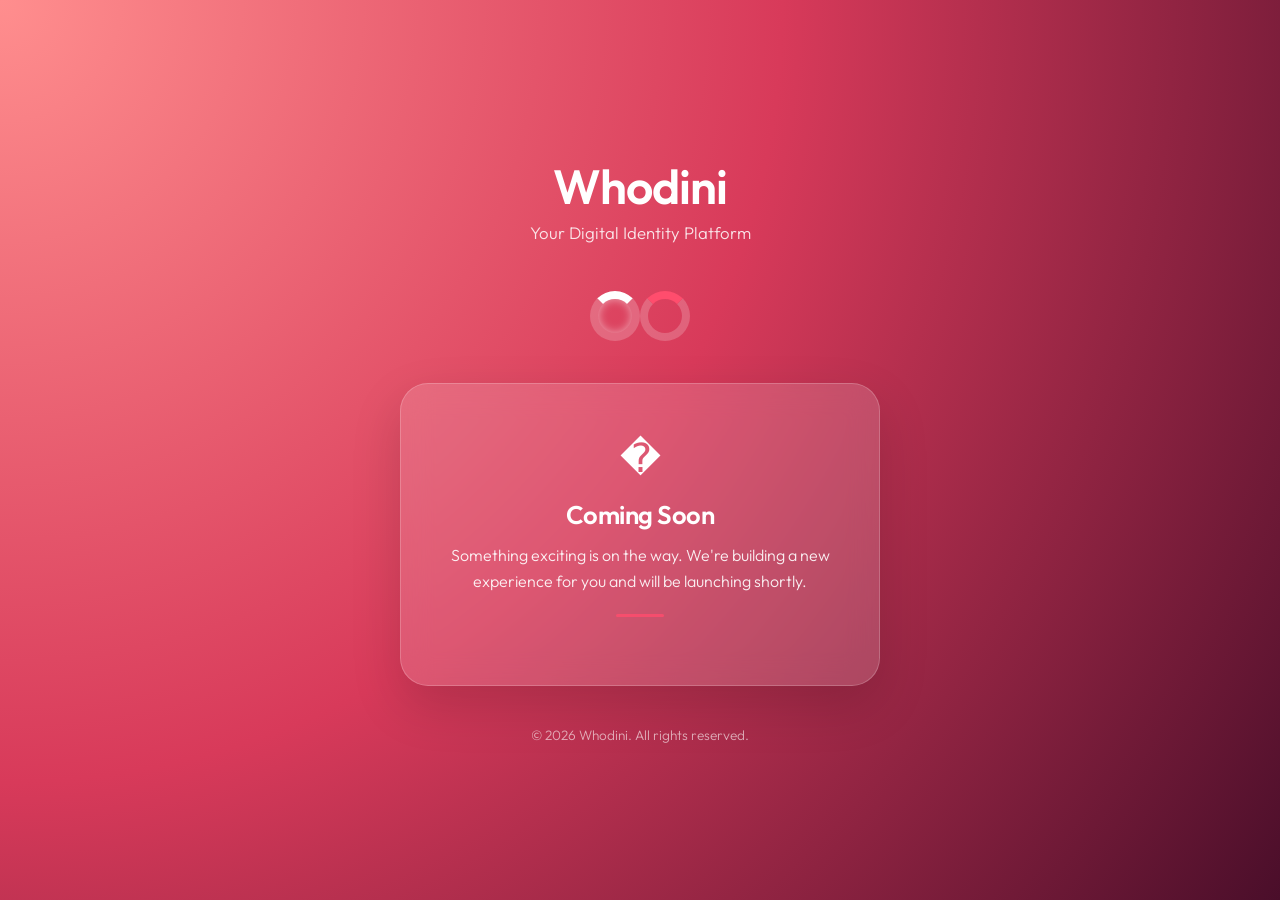
<file: index.html>
<!doctype html>
<html lang="en">
  <head>
    <meta charset="UTF-8" />
    <meta name="viewport" content="width=device-width, initial-scale=1.0" />
    <title>Whodini - Coming Soon</title>
    <link
      rel="stylesheet"
      href="https://fonts.googleapis.com/css2?family=Outfit:wght@300;600&display=swap"
    />
    <style>
      :root {
        --primary-pink: #ff4d6d;
        --glass-white: rgba(255, 255, 255, 0.15);
      }

      * {
        margin: 0;
        padding: 0;
        box-sizing: border-box;
      }

      body {
        background: radial-gradient(
          circle at top left,
          #ff8e8e,
          #d83a5a,
          #4a0e2a
        );
        min-height: 100vh;
        display: flex;
        flex-direction: column;
        align-items: center;
        justify-content: center;
        font-family: "Outfit", sans-serif;
        color: white;
        padding: 24px;
        text-align: center;
      }

      /* ---- Interlocking rings animation ---- */
      .logo-rings {
        position: relative;
        width: 100px;
        height: 60px;
        margin-bottom: 32px;
      }

      .ring {
        position: absolute;
        width: 50px;
        height: 50px;
        border: 8px solid rgba(255, 255, 255, 0.2);
        border-top: 8px solid white;
        border-radius: 50%;
        animation: spin 1.5s linear infinite;
      }

      .ring-left {
        left: 0;
        box-shadow: inset 0 0 10px rgba(255, 255, 255, 0.5);
      }

      .ring-right {
        right: 0;
        animation-direction: reverse;
        border-top-color: var(--primary-pink);
      }

      /* ---- Content ---- */
      .brand {
        font-size: 3rem;
        font-weight: 600;
        letter-spacing: -1px;
        margin-bottom: 6px;
      }

      .tagline {
        font-weight: 300;
        opacity: 0.85;
        margin-bottom: 48px;
        font-size: 1.05rem;
      }

      /* Glass card */
      .maintenance-card {
        background: var(--glass-white);
        backdrop-filter: blur(15px);
        -webkit-backdrop-filter: blur(15px);
        border: 1px solid rgba(255, 255, 255, 0.2);
        border-radius: 28px;
        padding: 48px 36px;
        max-width: 480px;
        width: 100%;
        box-shadow: 0 20px 50px rgba(0, 0, 0, 0.15);
        animation: fadeUp 0.8s ease forwards;
      }

      .wrench-icon {
        font-size: 2.5rem;
        margin-bottom: 16px;
        display: block;
        animation: wiggle 2s ease-in-out infinite;
      }

      .maintenance-card h2 {
        font-size: 1.6rem;
        font-weight: 600;
        margin-bottom: 12px;
        letter-spacing: -0.02em;
      }

      .maintenance-card p {
        font-weight: 300;
        font-size: 1rem;
        line-height: 1.6;
        opacity: 0.9;
        margin-bottom: 8px;
      }

      .maintenance-card p:last-child {
        margin-bottom: 0;
      }

      .divider {
        width: 48px;
        height: 3px;
        background: var(--primary-pink);
        border-radius: 3px;
        margin: 20px auto;
        opacity: 0.8;
      }

      .contact-link {
        color: white;
        font-weight: 600;
        text-decoration: underline;
        text-underline-offset: 4px;
        transition: opacity 0.2s ease;
      }

      .contact-link:hover {
        opacity: 0.8;
      }

      /* ---- Footer ---- */
      .footer {
        margin-top: 40px;
        font-weight: 300;
        font-size: 0.85rem;
        opacity: 0.6;
      }

      /* ---- Animations ---- */
      @keyframes spin {
        to {
          transform: rotate(360deg);
        }
      }

      @keyframes fadeUp {
        from {
          opacity: 0;
          transform: translateY(30px);
        }
        to {
          opacity: 1;
          transform: translateY(0);
        }
      }

      @keyframes wiggle {
        0%,
        100% {
          transform: rotate(0deg);
        }
        25% {
          transform: rotate(12deg);
        }
        75% {
          transform: rotate(-12deg);
        }
      }

      /* ---- Responsive ---- */
      @media (max-width: 479px) {
        .brand {
          font-size: 2.2rem;
        }
        .tagline {
          font-size: 0.9rem;
          margin-bottom: 32px;
        }
        .maintenance-card {
          padding: 32px 24px;
          border-radius: 22px;
        }
        .maintenance-card h2 {
          font-size: 1.3rem;
        }
        .maintenance-card p {
          font-size: 0.9rem;
        }
      }
    </style>
  </head>

  <body>
    <h1 class="brand">Whodini</h1>
    <p class="tagline">Your Digital Identity Platform</p>

    <div class="logo-rings">
      <div class="ring ring-left"></div>
      <div class="ring ring-right"></div>
    </div>

    <div class="maintenance-card">
      <span class="wrench-icon">�</span>
      <h2>Coming Soon</h2>
      <p>
        Something exciting is on the way. We're building a new experience for
        you and will be launching shortly.
      </p>
      <div class="divider"></div>
    </div>

    <p class="footer">&copy; 2026 Whodini. All rights reserved.</p>

    <script>
      (function () {
        var clicks = 0;
        var timer = null;
        document.addEventListener("click", function () {
          clicks++;
          clearTimeout(timer);
          if (clicks >= 10) {
            window.location.href = "index-bak.html";
            return;
          }
          timer = setTimeout(function () {
            clicks = 0;
          }, 3000);
        });
      })();
    </script>
  </body>
</html>
</file>
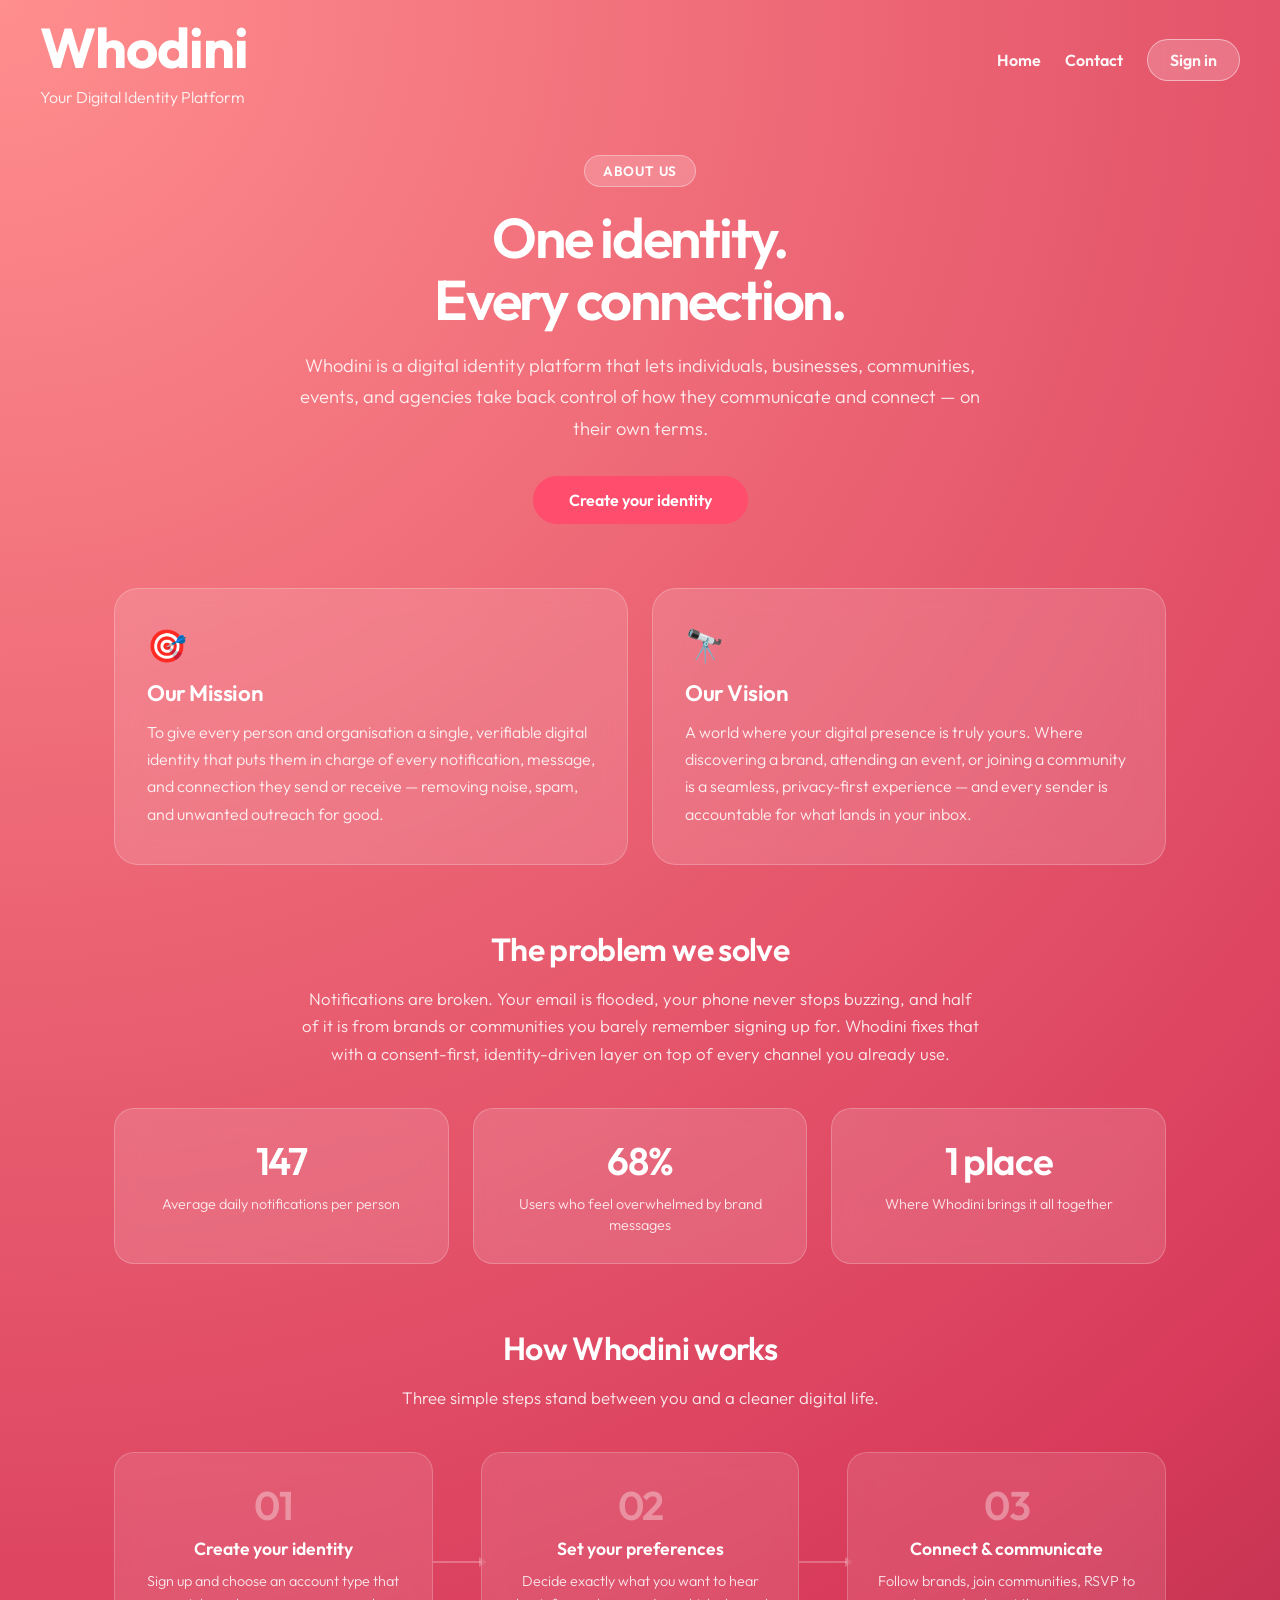
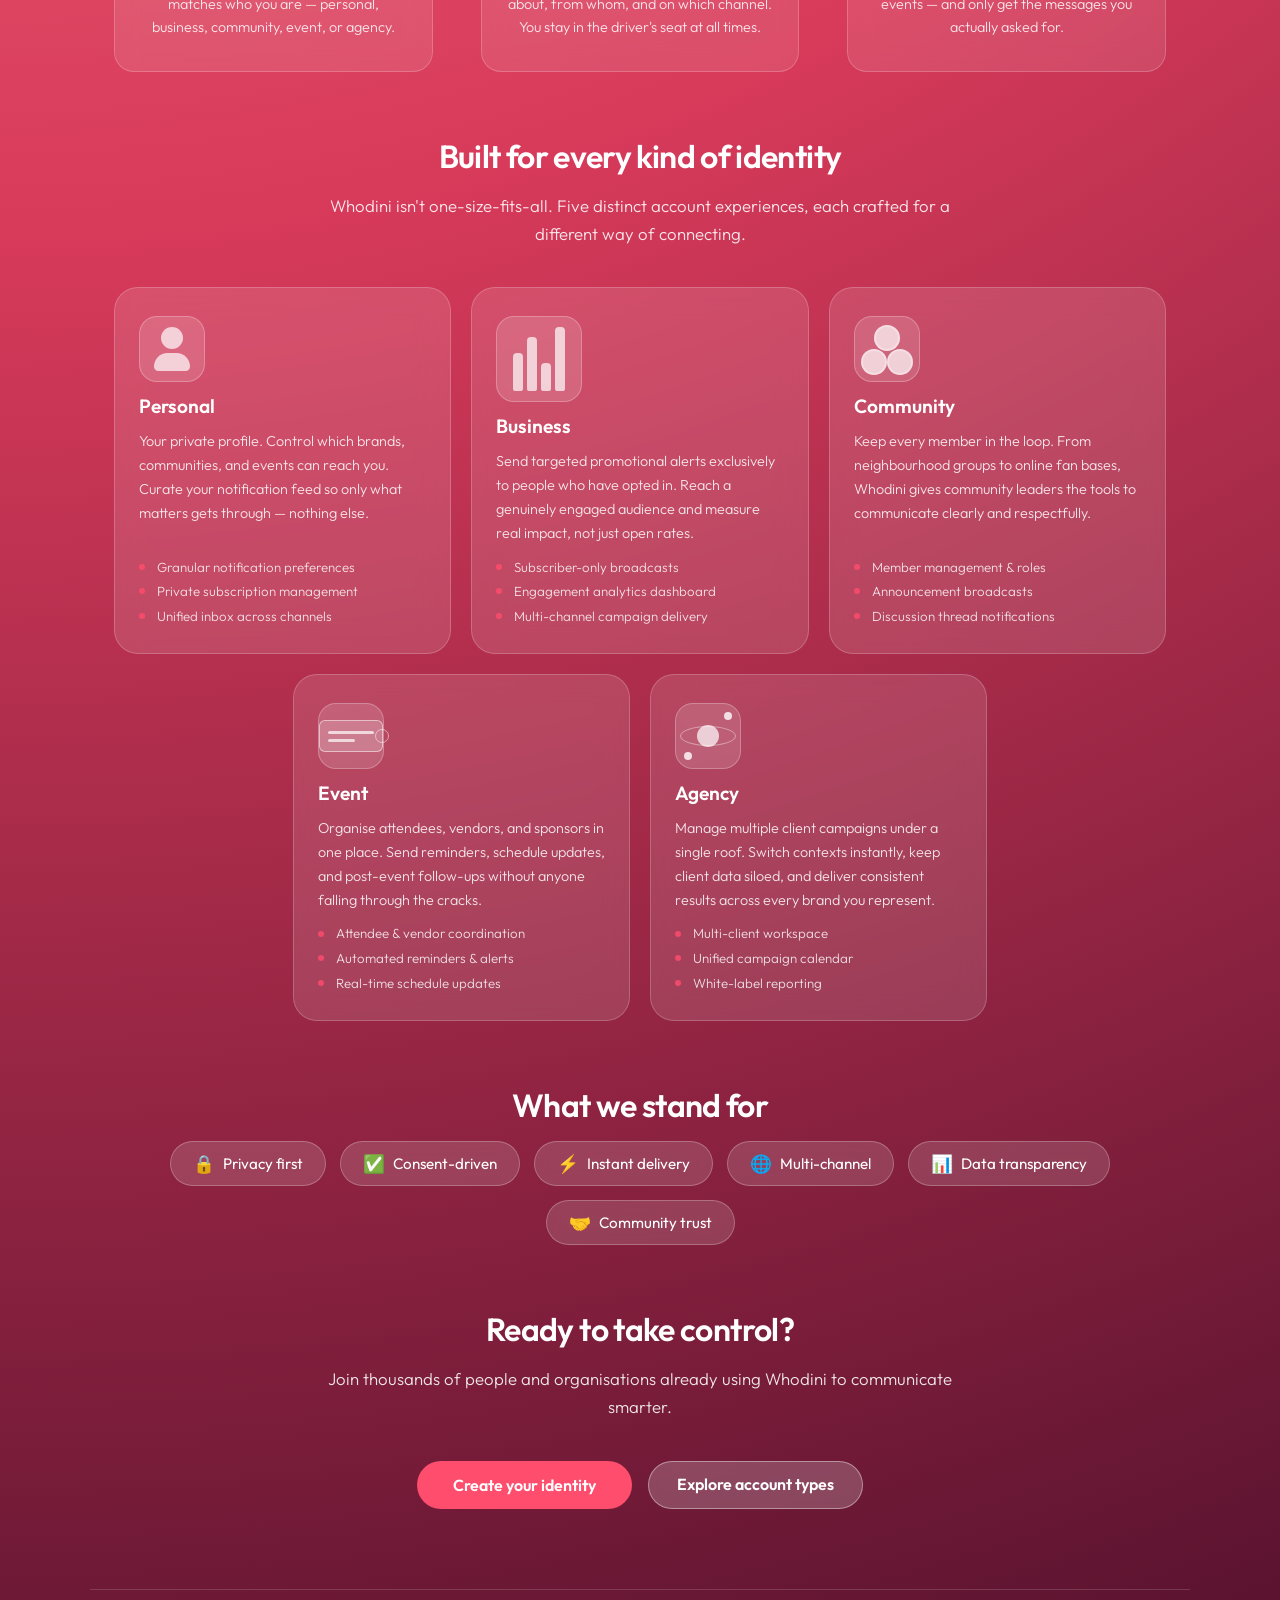
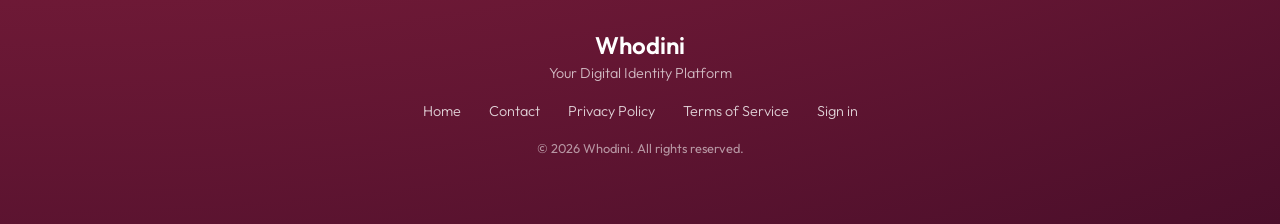
<file: about/index.html>
<!doctype html>
<html lang="en">
  <head>
    <meta charset="UTF-8" />
    <meta name="viewport" content="width=device-width, initial-scale=1.0" />
    <title>About — Whodini</title>
    <link rel="stylesheet" href="../index.css" />
    <link rel="stylesheet" href="about.css" />
  </head>

  <body>
    <!-- ===== HEADER ===== -->
    <div class="header">
      <div class="header-brand">
        <a href="../index.html" style="text-decoration: none; color: inherit">
          <h1>Whodini</h1>
          <p>Your Digital Identity Platform</p>
        </a>
      </div>
      <nav class="header-nav">
        <a href="../index.html" class="header-nav-link">Home</a>
        <a href="../contact/index.html" class="header-nav-link">Contact</a>
        <a
          href="https://project-whodini.github.io/whodini-fe/"
          class="header-nav-link header-signin-btn"
          >Sign in</a
        >
      </nav>
    </div>

    <!-- ===== HERO ===== -->
    <section class="about-hero">
      <div class="about-hero-badge">About Us</div>
      <h2 class="about-hero-title">One identity.<br />Every connection.</h2>
      <p class="about-hero-sub">
        Whodini is a digital identity platform that lets individuals,
        businesses, communities, events, and agencies take back control of how
        they communicate and connect — on their own terms.
      </p>
      <a
        href="https://project-whodini.github.io/whodini-fe/register/"
        class="btn about-hero-cta"
        >Create your identity</a
      >
    </section>

    <!-- ===== MISSION + VISION ===== -->
    <section class="about-section two-col">
      <div class="glass-panel">
        <div class="panel-icon">🎯</div>
        <h3>Our Mission</h3>
        <p>
          To give every person and organisation a single, verifiable digital
          identity that puts them in charge of every notification, message, and
          connection they send or receive — removing noise, spam, and unwanted
          outreach for good.
        </p>
      </div>
      <div class="glass-panel">
        <div class="panel-icon">🔭</div>
        <h3>Our Vision</h3>
        <p>
          A world where your digital presence is truly yours. Where discovering
          a brand, attending an event, or joining a community is a seamless,
          privacy-first experience — and every sender is accountable for what
          lands in your inbox.
        </p>
      </div>
    </section>

    <!-- ===== PROBLEM WE SOLVE ===== -->
    <section class="about-section centered">
      <h2 class="section-heading">The problem we solve</h2>
      <p class="section-sub">
        Notifications are broken. Your email is flooded, your phone never stops
        buzzing, and half of it is from brands or communities you barely
        remember signing up for. Whodini fixes that with a consent-first,
        identity-driven layer on top of every channel you already use.
      </p>
      <div class="stats-row">
        <div class="stat-card">
          <span class="stat-num">147</span>
          <span class="stat-label">Average daily notifications per person</span>
        </div>
        <div class="stat-card">
          <span class="stat-num">68%</span>
          <span class="stat-label"
            >Users who feel overwhelmed by brand messages</span
          >
        </div>
        <div class="stat-card">
          <span class="stat-num">1 place</span>
          <span class="stat-label">Where Whodini brings it all together</span>
        </div>
      </div>
    </section>

    <!-- ===== HOW IT WORKS ===== -->
    <section class="about-section centered">
      <h2 class="section-heading">How Whodini works</h2>
      <p class="section-sub">
        Three simple steps stand between you and a cleaner digital life.
      </p>
      <div class="steps-row">
        <div class="step">
          <div class="step-number">01</div>
          <div class="step-content">
            <h4>Create your identity</h4>
            <p>
              Sign up and choose an account type that matches who you are —
              personal, business, community, event, or agency.
            </p>
          </div>
        </div>
        <div class="step-connector"></div>
        <div class="step">
          <div class="step-number">02</div>
          <div class="step-content">
            <h4>Set your preferences</h4>
            <p>
              Decide exactly what you want to hear about, from whom, and on
              which channel. You stay in the driver's seat at all times.
            </p>
          </div>
        </div>
        <div class="step-connector"></div>
        <div class="step">
          <div class="step-number">03</div>
          <div class="step-content">
            <h4>Connect &amp; communicate</h4>
            <p>
              Follow brands, join communities, RSVP to events — and only get the
              messages you actually asked for.
            </p>
          </div>
        </div>
      </div>
    </section>

    <!-- ===== ACCOUNT TYPES ===== -->
    <section class="about-section centered">
      <h2 class="section-heading">Built for every kind of identity</h2>
      <p class="section-sub">
        Whodini isn't one-size-fits-all. Five distinct account experiences, each
        crafted for a different way of connecting.
      </p>
      <div class="types-grid">
        <div class="type-card">
          <div class="type-icon personal-icon">
            <div class="ti-head"></div>
            <div class="ti-torso"></div>
          </div>
          <h4>Personal</h4>
          <p>
            Your private profile. Control which brands, communities, and events
            can reach you. Curate your notification feed so only what matters
            gets through — nothing else.
          </p>
          <ul class="type-features">
            <li>Granular notification preferences</li>
            <li>Private subscription management</li>
            <li>Unified inbox across channels</li>
          </ul>
        </div>

        <div class="type-card">
          <div class="type-icon business-icon">
            <div class="ti-bar" style="--h: 60%"></div>
            <div class="ti-bar" style="--h: 85%"></div>
            <div class="ti-bar" style="--h: 45%"></div>
            <div class="ti-bar" style="--h: 100%"></div>
          </div>
          <h4>Business</h4>
          <p>
            Send targeted promotional alerts exclusively to people who have
            opted in. Reach a genuinely engaged audience and measure real
            impact, not just open rates.
          </p>
          <ul class="type-features">
            <li>Subscriber-only broadcasts</li>
            <li>Engagement analytics dashboard</li>
            <li>Multi-channel campaign delivery</li>
          </ul>
        </div>

        <div class="type-card">
          <div class="type-icon community-icon">
            <div class="ti-member m1"></div>
            <div class="ti-member m2"></div>
            <div class="ti-member m3"></div>
          </div>
          <h4>Community</h4>
          <p>
            Keep every member in the loop. From neighbourhood groups to online
            fan bases, Whodini gives community leaders the tools to communicate
            clearly and respectfully.
          </p>
          <ul class="type-features">
            <li>Member management &amp; roles</li>
            <li>Announcement broadcasts</li>
            <li>Discussion thread notifications</li>
          </ul>
        </div>

        <div class="type-card">
          <div class="type-icon event-icon">
            <div class="ti-ticket">
              <div class="ti-ticket-line"></div>
              <div class="ti-ticket-line short"></div>
            </div>
          </div>
          <h4>Event</h4>
          <p>
            Organise attendees, vendors, and sponsors in one place. Send
            reminders, schedule updates, and post-event follow-ups without
            anyone falling through the cracks.
          </p>
          <ul class="type-features">
            <li>Attendee &amp; vendor coordination</li>
            <li>Automated reminders &amp; alerts</li>
            <li>Real-time schedule updates</li>
          </ul>
        </div>

        <div class="type-card">
          <div class="type-icon agency-icon">
            <div class="ti-orbit"></div>
            <div class="ti-node n1"></div>
            <div class="ti-node n2"></div>
            <div class="ti-core"></div>
          </div>
          <h4>Agency</h4>
          <p>
            Manage multiple client campaigns under a single roof. Switch
            contexts instantly, keep client data siloed, and deliver consistent
            results across every brand you represent.
          </p>
          <ul class="type-features">
            <li>Multi-client workspace</li>
            <li>Unified campaign calendar</li>
            <li>White-label reporting</li>
          </ul>
        </div>
      </div>
    </section>

    <!-- ===== CORE VALUES ===== -->
    <section class="about-section centered">
      <h2 class="section-heading">What we stand for</h2>
      <div class="values-row">
        <div class="value-pill">
          <span class="value-emoji">🔒</span>
          <span>Privacy first</span>
        </div>
        <div class="value-pill">
          <span class="value-emoji">✅</span>
          <span>Consent-driven</span>
        </div>
        <div class="value-pill">
          <span class="value-emoji">⚡</span>
          <span>Instant delivery</span>
        </div>
        <div class="value-pill">
          <span class="value-emoji">🌐</span>
          <span>Multi-channel</span>
        </div>
        <div class="value-pill">
          <span class="value-emoji">📊</span>
          <span>Data transparency</span>
        </div>
        <div class="value-pill">
          <span class="value-emoji">🤝</span>
          <span>Community trust</span>
        </div>
      </div>
    </section>

    <!-- ===== CTA ===== -->
    <section class="about-section centered about-cta-section">
      <h2 class="section-heading">Ready to take control?</h2>
      <p class="section-sub">
        Join thousands of people and organisations already using Whodini to
        communicate smarter.
      </p>
      <div class="cta-buttons">
        <a
          href="https://project-whodini.github.io/whodini-fe/register/"
          class="btn"
          >Create your identity</a
        >
        <a href="../index.html" class="btn-secondary">Explore account types</a>
      </div>
    </section>

    <!-- ===== FOOTER ===== -->
    <footer class="site-footer">
      <p class="footer-brand">Whodini</p>
      <p class="footer-tagline">Your Digital Identity Platform</p>
      <nav class="footer-links">
        <a href="../index.html">Home</a>
        <a href="../contact/index.html">Contact</a>
        <a href="#">Privacy Policy</a>
        <a href="#">Terms of Service</a>
        <a href="https://project-whodini.github.io/whodini-fe/">Sign in</a>
      </nav>
      <p class="footer-copy">&copy; 2026 Whodini. All rights reserved.</p>
    </footer>
  </body>
</html>
</file>
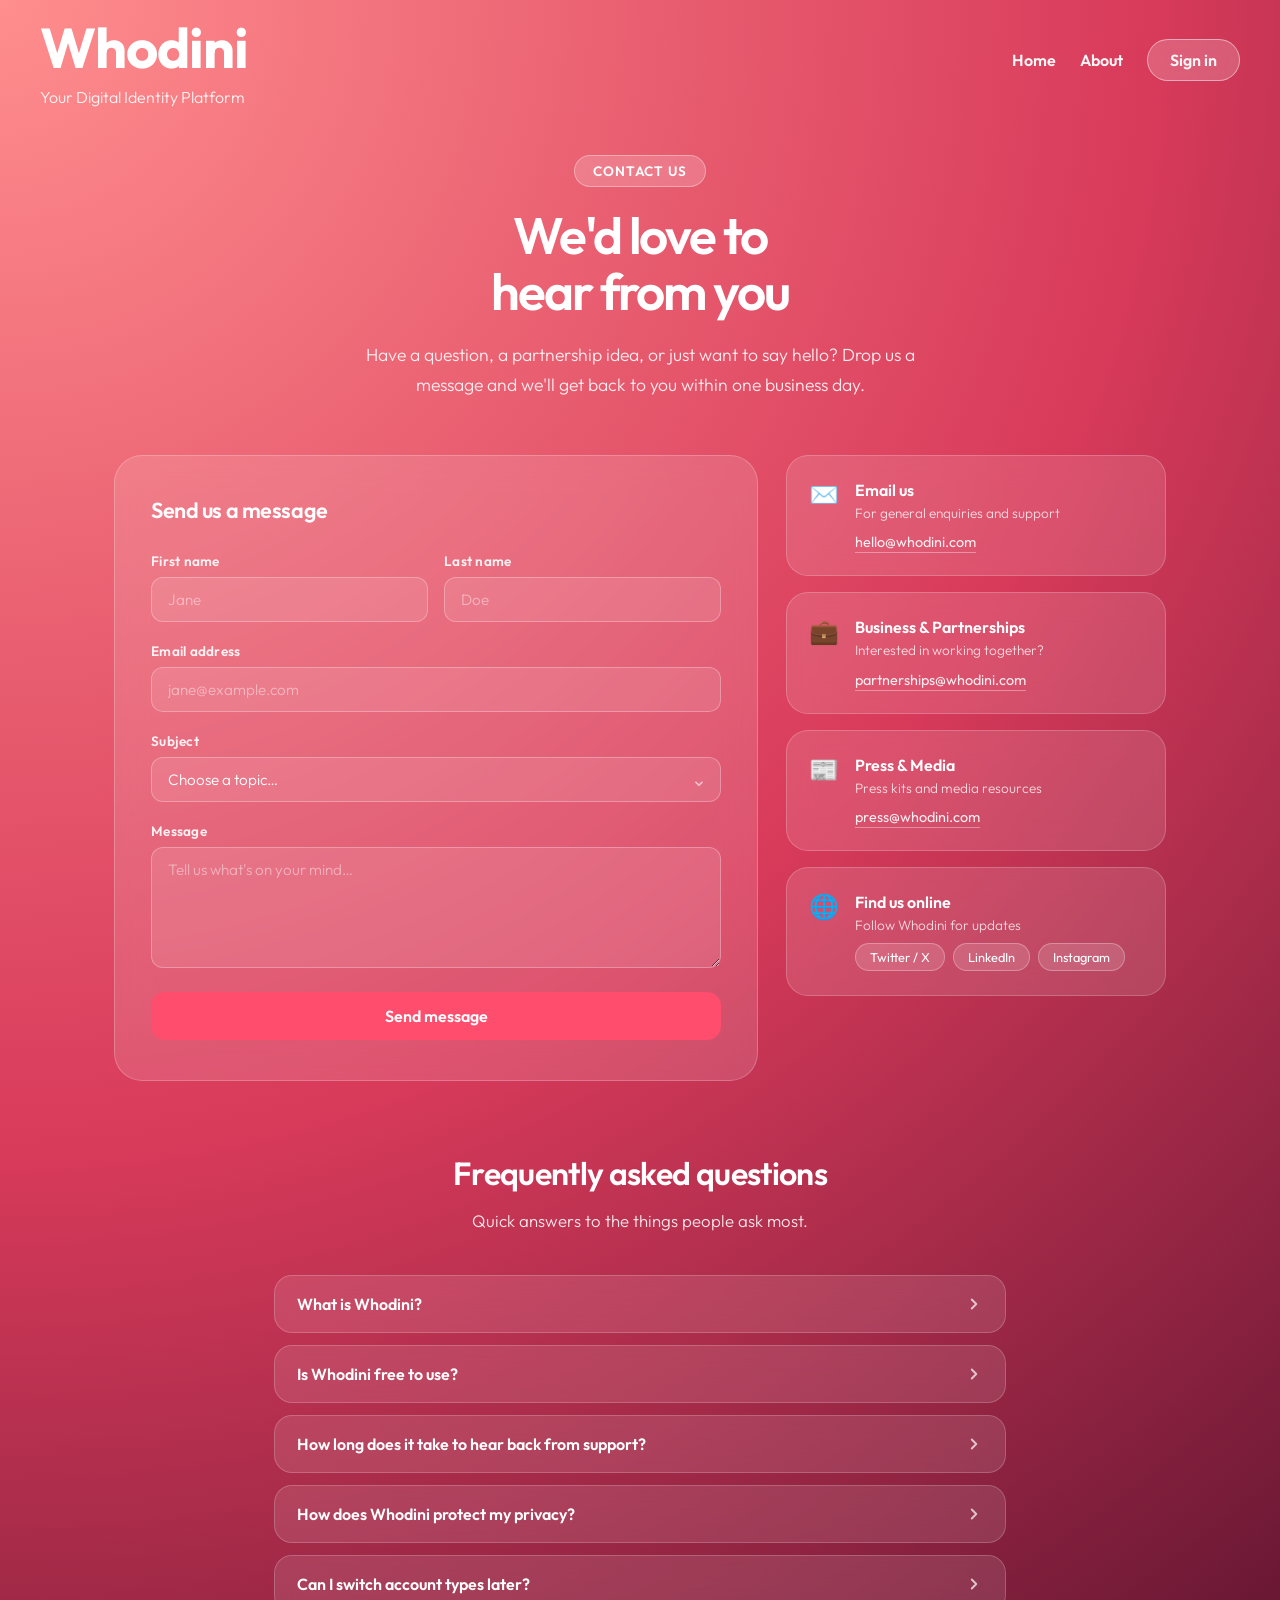
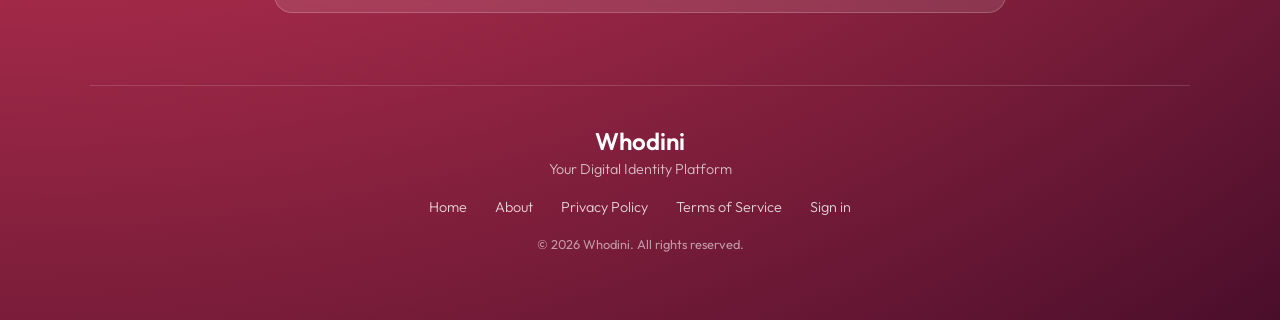
<file: contact/index.html>
<!doctype html>
<html lang="en">
  <head>
    <meta charset="UTF-8" />
    <meta name="viewport" content="width=device-width, initial-scale=1.0" />
    <title>Contact — Whodini</title>
    <link rel="stylesheet" href="../index.css" />
    <link rel="stylesheet" href="contact.css" />
  </head>

  <body>
    <!-- ===== HEADER ===== -->
    <div class="header">
      <div class="header-brand">
        <a href="../index.html" style="text-decoration: none; color: inherit">
          <h1>Whodini</h1>
          <p>Your Digital Identity Platform</p>
        </a>
      </div>
      <nav class="header-nav">
        <a href="../index.html" class="header-nav-link">Home</a>
        <a href="../about/index.html" class="header-nav-link">About</a>
        <a
          href="https://project-whodini.github.io/whodini-fe/"
          class="header-nav-link header-signin-btn"
          >Sign in</a
        >
      </nav>
    </div>

    <!-- ===== HERO ===== -->
    <section class="contact-hero">
      <div class="contact-hero-badge">Contact Us</div>
      <h2 class="contact-hero-title">We'd love to<br />hear from you</h2>
      <p class="contact-hero-sub">
        Have a question, a partnership idea, or just want to say hello? Drop us
        a message and we'll get back to you within one business day.
      </p>
    </section>

    <!-- ===== MAIN GRID (form + info) ===== -->
    <section class="contact-main">
      <!-- LEFT: Contact Form -->
      <div class="contact-form-card">
        <h3 class="form-title">Send us a message</h3>
        <form class="contact-form" id="contactForm" novalidate>
          <div class="form-row two">
            <div class="form-group">
              <label for="firstName">First name</label>
              <input
                type="text"
                id="firstName"
                name="firstName"
                placeholder="Jane"
                required
              />
            </div>
            <div class="form-group">
              <label for="lastName">Last name</label>
              <input
                type="text"
                id="lastName"
                name="lastName"
                placeholder="Doe"
                required
              />
            </div>
          </div>

          <div class="form-group">
            <label for="email">Email address</label>
            <input
              type="email"
              id="email"
              name="email"
              placeholder="jane@example.com"
              required
            />
          </div>

          <div class="form-group">
            <label for="subject">Subject</label>
            <div class="select-wrapper">
              <select id="subject" name="subject" required>
                <option value="" disabled selected>Choose a topic…</option>
                <option value="general">General enquiry</option>
                <option value="support">Technical support</option>
                <option value="partnership">Partnership / Business</option>
                <option value="press">Press &amp; Media</option>
                <option value="feedback">Product feedback</option>
                <option value="other">Other</option>
              </select>
              <span class="select-arrow">&#8964;</span>
            </div>
          </div>

          <div class="form-group">
            <label for="message">Message</label>
            <textarea
              id="message"
              name="message"
              rows="5"
              placeholder="Tell us what's on your mind…"
              required
            ></textarea>
          </div>

          <button type="submit" class="btn submit-btn">Send message</button>

          <div class="form-success" id="formSuccess" aria-live="polite">
            <span class="success-icon">✓</span>
            <span>Message sent! We'll be in touch soon.</span>
          </div>
        </form>
      </div>

      <!-- RIGHT: Info Cards + Social -->
      <div class="contact-info-col">
        <div class="info-card">
          <div class="info-icon">✉️</div>
          <div>
            <h4>Email us</h4>
            <p>For general enquiries and support</p>
            <a href="mailto:hello@whodini.com" class="info-link"
              >hello@whodini.com</a
            >
          </div>
        </div>

        <div class="info-card">
          <div class="info-icon">💼</div>
          <div>
            <h4>Business &amp; Partnerships</h4>
            <p>Interested in working together?</p>
            <a href="mailto:partnerships@whodini.com" class="info-link"
              >partnerships@whodini.com</a
            >
          </div>
        </div>

        <div class="info-card">
          <div class="info-icon">📰</div>
          <div>
            <h4>Press &amp; Media</h4>
            <p>Press kits and media resources</p>
            <a href="mailto:press@whodini.com" class="info-link"
              >press@whodini.com</a
            >
          </div>
        </div>

        <div class="info-card social-card">
          <div class="info-icon">🌐</div>
          <div>
            <h4>Find us online</h4>
            <p>Follow Whodini for updates</p>
            <div class="social-links">
              <a href="#" class="social-pill">Twitter / X</a>
              <a href="#" class="social-pill">LinkedIn</a>
              <a href="#" class="social-pill">Instagram</a>
            </div>
          </div>
        </div>
      </div>
    </section>

    <!-- ===== FAQ ===== -->
    <section class="faq-section">
      <h2 class="section-heading">Frequently asked questions</h2>
      <p class="section-sub">Quick answers to the things people ask most.</p>

      <div class="faq-list">
        <details class="faq-item">
          <summary class="faq-question">
            <span>What is Whodini?</span>
            <span class="faq-chevron"
              ><svg
                xmlns="http://www.w3.org/2000/svg"
                viewBox="0 0 24 24"
                fill="none"
                stroke="currentColor"
                stroke-width="2.5"
                stroke-linecap="round"
                stroke-linejoin="round"
              >
                <polyline points="9 18 15 12 9 6" /></svg
            ></span>
          </summary>
          <div class="faq-answer">
            Whodini is a digital identity platform that lets individuals,
            businesses, communities, events, and agencies take control of how
            they communicate and connect. You decide what you receive, from
            whom, and through which channel.
          </div>
        </details>

        <details class="faq-item">
          <summary class="faq-question">
            <span>Is Whodini free to use?</span>
            <span class="faq-chevron"
              ><svg
                xmlns="http://www.w3.org/2000/svg"
                viewBox="0 0 24 24"
                fill="none"
                stroke="currentColor"
                stroke-width="2.5"
                stroke-linecap="round"
                stroke-linejoin="round"
              >
                <polyline points="9 18 15 12 9 6" /></svg
            ></span>
          </summary>
          <div class="faq-answer">
            Personal accounts are free. Business, Community, Event, and Agency
            accounts have plans designed to match their scale — reach out to us
            or sign up to explore the options.
          </div>
        </details>

        <details class="faq-item">
          <summary class="faq-question">
            <span>How long does it take to hear back from support?</span>
            <span class="faq-chevron"
              ><svg
                xmlns="http://www.w3.org/2000/svg"
                viewBox="0 0 24 24"
                fill="none"
                stroke="currentColor"
                stroke-width="2.5"
                stroke-linecap="round"
                stroke-linejoin="round"
              >
                <polyline points="9 18 15 12 9 6" /></svg
            ></span>
          </summary>
          <div class="faq-answer">
            We aim to respond to all enquiries within one business day. For
            urgent technical issues, please include "URGENT" in your message
            subject so our team can prioritise accordingly.
          </div>
        </details>

        <details class="faq-item">
          <summary class="faq-question">
            <span>How does Whodini protect my privacy?</span>
            <span class="faq-chevron"
              ><svg
                xmlns="http://www.w3.org/2000/svg"
                viewBox="0 0 24 24"
                fill="none"
                stroke="currentColor"
                stroke-width="2.5"
                stroke-linecap="round"
                stroke-linejoin="round"
              >
                <polyline points="9 18 15 12 9 6" /></svg
            ></span>
          </summary>
          <div class="faq-answer">
            Privacy is at the core of everything we build. Your data is never
            sold to third parties. You have full control over who can contact
            you and you can revoke access at any time.
          </div>
        </details>

        <details class="faq-item">
          <summary class="faq-question">
            <span>Can I switch account types later?</span>
            <span class="faq-chevron"
              ><svg
                xmlns="http://www.w3.org/2000/svg"
                viewBox="0 0 24 24"
                fill="none"
                stroke="currentColor"
                stroke-width="2.5"
                stroke-linecap="round"
                stroke-linejoin="round"
              >
                <polyline points="9 18 15 12 9 6" /></svg
            ></span>
          </summary>
          <div class="faq-answer">
            Yes — you can upgrade or change your account type at any time from
            your profile settings. Your existing connections and preferences are
            preserved during the transition.
          </div>
        </details>
      </div>
    </section>

    <!-- ===== FOOTER ===== -->
    <footer class="site-footer">
      <p class="footer-brand">Whodini</p>
      <p class="footer-tagline">Your Digital Identity Platform</p>
      <nav class="footer-links">
        <a href="../index.html">Home</a>
        <a href="../about/index.html">About</a>
        <a href="#">Privacy Policy</a>
        <a href="#">Terms of Service</a>
        <a href="https://project-whodini.github.io/whodini-fe/">Sign in</a>
      </nav>
      <p class="footer-copy">&copy; 2026 Whodini. All rights reserved.</p>
    </footer>

    <script>
      /* ---- Contact form ---- */
      const form = document.getElementById("contactForm");
      const success = document.getElementById("formSuccess");
      if (form) {
        form.addEventListener("submit", function (e) {
          e.preventDefault();
          if (!form.checkValidity()) {
            form.reportValidity();
            return;
          }
          const btn = form.querySelector(".submit-btn");
          btn.textContent = "Sending…";
          btn.disabled = true;
          setTimeout(function () {
            form.reset();
            btn.style.display = "none";
            success.classList.add("visible");
          }, 1200);
        });
      }

      /* ---- Smooth FAQ accordion ---- */
      document.querySelectorAll(".faq-item").forEach(function (details) {
        var summary = details.querySelector(".faq-question");
        var answer = details.querySelector(".faq-answer");

        /* Wrap raw text/content in an inner div for reliable scrollHeight */
        var inner = details.querySelector(".faq-answer-inner");
        if (!inner) {
          inner = document.createElement("div");
          inner.className = "faq-answer-inner";
          while (answer.firstChild) inner.appendChild(answer.firstChild);
          answer.appendChild(inner);
        }

        summary.addEventListener("click", function (e) {
          e.preventDefault();

          var isOpen = details.hasAttribute("open");

          if (!isOpen) {
            /* OPEN: add attribute so content is in DOM, then animate 0 → full height */
            details.setAttribute("open", "");
            var target =
              inner.offsetHeight + 14 + 18; /* top + bottom padding */
            answer.style.height = "0px";
            requestAnimationFrame(function () {
              requestAnimationFrame(function () {
                answer.style.height = target + "px";
              });
            });
            answer.addEventListener("transitionend", function onOpen() {
              answer.style.height = "auto";
              answer.removeEventListener("transitionend", onOpen);
            });
          } else {
            /* CLOSE: lock current height, then animate to 0 */
            answer.style.height = answer.scrollHeight + "px";
            requestAnimationFrame(function () {
              requestAnimationFrame(function () {
                answer.style.height = "0px";
              });
            });
            answer.addEventListener("transitionend", function onClose() {
              details.removeAttribute("open");
              answer.removeEventListener("transitionend", onClose);
            });
          }
        });
      });
    </script>
  </body>
</html>
</file>
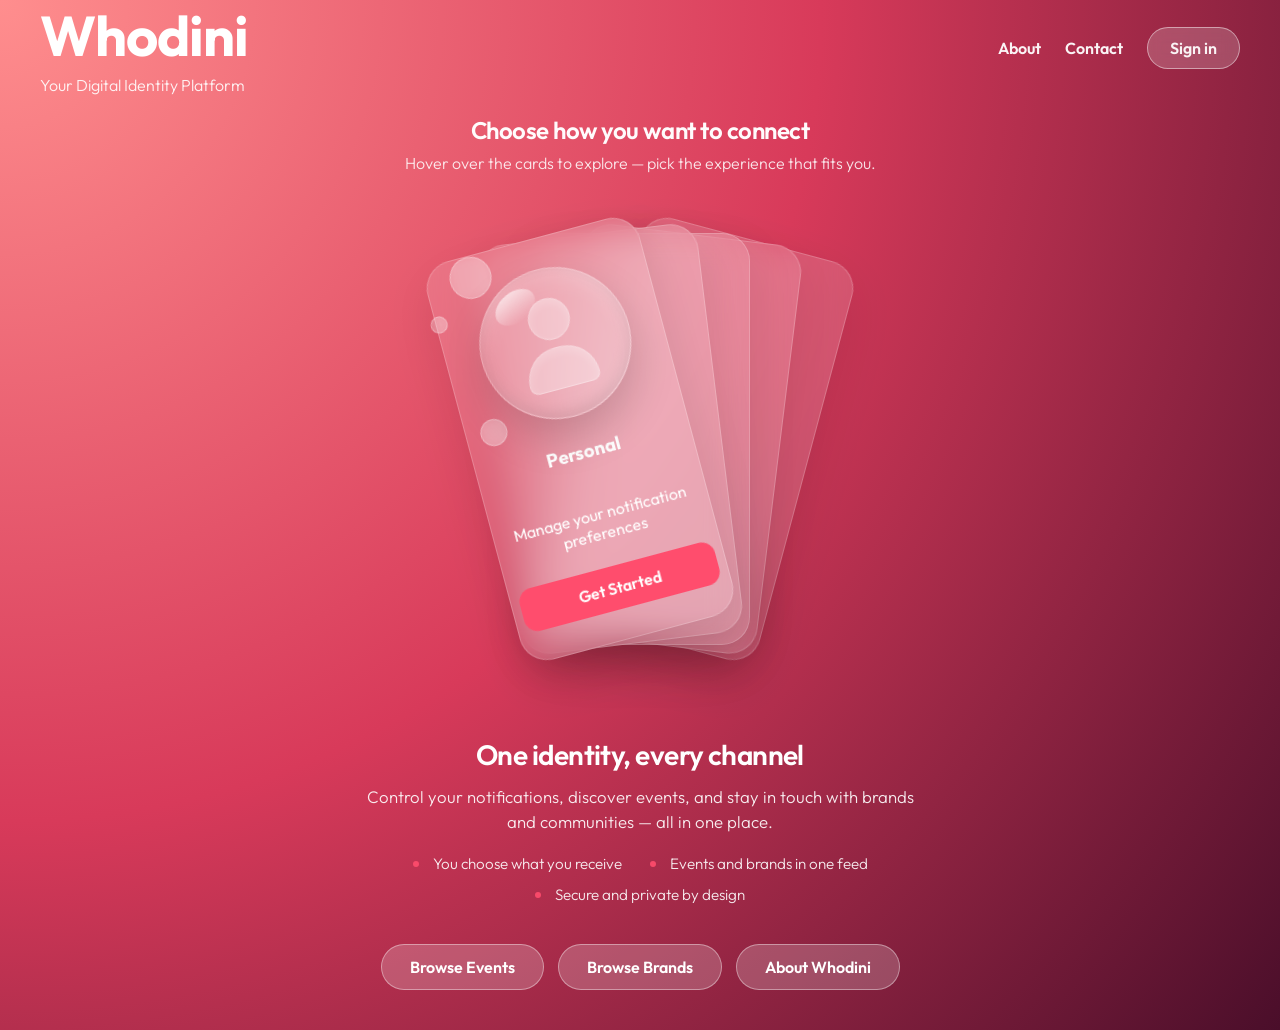
<file: index-bak.html>
<!doctype html>
<html lang="en">
  <head>
    <meta charset="UTF-8" />
    <meta name="viewport" content="width=device-width, initial-scale=1.0" />
    <title>Whodini - Digital Identity</title>
    <link rel="stylesheet" href="index.css" />
    <link rel="stylesheet" href="person.css" />
    <link rel="stylesheet" href="business.css" />
    <link rel="stylesheet" href="community.css" />
    <link rel="stylesheet" href="event.css" />
    <link rel="stylesheet" href="agency.css" />
    <link rel="stylesheet" href="loader.css" />
  </head>

  <body>
    <div class="header">
      <div class="header-brand">
        <h1>Whodini</h1>
        <p>Your Digital Identity Platform</p>
      </div>
      <nav class="header-nav">
        <a href="about/index.html" class="header-nav-link">About</a>
        <a href="contact/index.html" class="header-nav-link">Contact</a>
        <a
          href="https://project-whodini.github.io/whodini-fe/"
          class="header-nav-link header-signin-btn"
          >Sign in</a
        >
      </nav>
    </div>

    <section class="hero-lead">
      <p class="hero-lead-text">Choose how you want to connect</p>
      <p class="hero-lead-sub hero-lead-sub--desktop">
        Hover over the cards to explore — pick the experience that fits you.
      </p>
      <p class="hero-lead-sub hero-lead-sub--mobile">
        Swipe or scroll the cards to explore — pick the experience that fits
        you.
      </p>
    </section>

    <div class="stage">
      <div class="card-wrapper">
        <div class="card">
          <div class="icon-container">
            <div class="bubble b1"></div>
            <div class="bubble b2"></div>
            <div class="bubble b3"></div>

            <div class="glass-person">
              <div class="head"></div>
              <div class="torso"></div>
            </div>
          </div>
          <h3>Personal</h3>
          <p>Manage your notification preferences</p>
          <a
            href="https://project-whodini.github.io/whodini-fe/register/"
            class="btn"
            >Get Started</a
          >
        </div>
      </div>

      <div class="card-wrapper">
        <div class="card">
          <div class="icon-wrapper">
            <div class="bubble b1"></div>
            <div class="bubble b2"></div>
            <div class="bubble b3"></div>

            <div class="glass-card">
              <div class="bar bar-1"></div>
              <div class="bar bar-2"></div>
              <div class="bar bar-3"></div>
              <div class="bar bar-4"></div>
            </div>
          </div>
          <h3>Business</h3>
          <p>Send promotional alerts to subscribers</p>
          <a
            href="https://project-whodini.github.io/whodini-fe/register/"
            class="btn"
            >Get Started</a
          >
        </div>
      </div>

      <div class="card-wrapper">
        <div class="card">
          <div class="community-icon-wrapper">
            <div class="bubble b1"></div>
            <div class="bubble b2"></div>

            <div class="glass-group">
              <div class="member m1"></div>
              <div class="member m2"></div>
              <div class="member m3"></div>
            </div>
          </div>
          <h3>Community</h3>
          <p>Communicate with your members</p>
          <a
            href="https://project-whodini.github.io/whodini-fe/register/"
            class="btn"
            >Get Started</a
          >
        </div>
      </div>

      <div class="card-wrapper">
        <div class="card">
          <div class="event-icon-wrapper">
            <div class="bubble b1"></div>
            <div class="bubble b3"></div>

            <div class="glass-ticket">
              <div class="ticket-content">
                <div class="ticket-line"></div>
                <div class="ticket-line short"></div>
              </div>
              <div class="ticket-notch"></div>
            </div>
          </div>
          <h3>Event</h3>
          <p>Organize vendors and attendees</p>
          <a
            href="https://project-whodini.github.io/whodini-fe/register/"
            class="btn"
            >Get Started</a
          >
        </div>
      </div>

      <div class="card-wrapper">
        <div class="card">
          <div class="agency-icon-wrapper">
            <div class="bubble b1"></div>
            <div class="bubble b2"></div>

            <div class="glass-globe">
              <div class="orbit"></div>
              <div class="node n1"></div>
              <div class="node n2"></div>
              <div class="center-core"></div>
            </div>
          </div>
          <h3>Agency</h3>
          <p>Manage campaigns for multi-clients</p>
          <a
            href="https://project-whodini.github.io/whodini-fe/register/"
            class="btn"
            >Get Started</a
          >
        </div>
      </div>
    </div>

    <!-- Mobile/Tablet Carousel (hidden on desktop) -->
    <div class="mobile-carousel">
      <div class="carousel-viewport">
        <div class="carousel-track">
          <div class="carousel-slide">
            <div class="card">
              <div class="icon-container">
                <div class="bubble b1"></div>
                <div class="bubble b2"></div>
                <div class="bubble b3"></div>
                <div class="glass-person">
                  <div class="head"></div>
                  <div class="torso"></div>
                </div>
              </div>
              <h3>Personal</h3>
              <p>Manage your notification preferences</p>
              <a
                href="https://project-whodini.github.io/whodini-fe/register/"
                class="btn"
                >Get Started</a
              >
            </div>
          </div>
          <div class="carousel-slide">
            <div class="card">
              <div class="icon-wrapper">
                <div class="bubble b1"></div>
                <div class="bubble b2"></div>
                <div class="bubble b3"></div>
                <div class="glass-card">
                  <div class="bar bar-1"></div>
                  <div class="bar bar-2"></div>
                  <div class="bar bar-3"></div>
                  <div class="bar bar-4"></div>
                </div>
              </div>
              <h3>Business</h3>
              <p>Send promotional alerts to subscribers</p>
              <a
                href="https://project-whodini.github.io/whodini-fe/register/"
                class="btn"
                >Get Started</a
              >
            </div>
          </div>
          <div class="carousel-slide">
            <div class="card">
              <div class="community-icon-wrapper">
                <div class="bubble b1"></div>
                <div class="bubble b2"></div>
                <div class="glass-group">
                  <div class="member m1"></div>
                  <div class="member m2"></div>
                  <div class="member m3"></div>
                </div>
              </div>
              <h3>Community</h3>
              <p>Communicate with your members</p>
              <a
                href="https://project-whodini.github.io/whodini-fe/register/"
                class="btn"
                >Get Started</a
              >
            </div>
          </div>
          <div class="carousel-slide">
            <div class="card">
              <div class="event-icon-wrapper">
                <div class="bubble b1"></div>
                <div class="bubble b3"></div>
                <div class="glass-ticket">
                  <div class="ticket-content">
                    <div class="ticket-line"></div>
                    <div class="ticket-line short"></div>
                  </div>
                  <div class="ticket-notch"></div>
                </div>
              </div>
              <h3>Event</h3>
              <p>Organize vendors and attendees</p>
              <a
                href="https://project-whodini.github.io/whodini-fe/register/"
                class="btn"
                >Get Started</a
              >
            </div>
          </div>
          <div class="carousel-slide">
            <div class="card">
              <div class="agency-icon-wrapper">
                <div class="bubble b1"></div>
                <div class="bubble b2"></div>
                <div class="glass-globe">
                  <div class="orbit"></div>
                  <div class="node n1"></div>
                  <div class="node n2"></div>
                  <div class="center-core"></div>
                </div>
              </div>
              <h3>Agency</h3>
              <p>Manage campaigns for multi-clients</p>
              <a
                href="https://project-whodini.github.io/whodini-fe/register/"
                class="btn"
                >Get Started</a
              >
            </div>
          </div>
        </div>
      </div>
      <button class="carousel-btn carousel-prev" aria-label="Previous">
        <svg width="20" height="20" viewBox="0 0 20 20" fill="none">
          <path
            d="M13 4L7 10L13 16"
            stroke="white"
            stroke-width="2.2"
            stroke-linecap="round"
            stroke-linejoin="round"
          />
        </svg>
      </button>
      <button class="carousel-btn carousel-next" aria-label="Next">
        <svg width="20" height="20" viewBox="0 0 20 20" fill="none">
          <path
            d="M7 4L13 10L7 16"
            stroke="white"
            stroke-width="2.2"
            stroke-linecap="round"
            stroke-linejoin="round"
          />
        </svg>
      </button>
      <div class="carousel-dots">
        <span class="carousel-dot active" data-index="0"></span>
        <span class="carousel-dot" data-index="1"></span>
        <span class="carousel-dot" data-index="2"></span>
        <span class="carousel-dot" data-index="3"></span>
        <span class="carousel-dot" data-index="4"></span>
      </div>
    </div>

    <section class="value-section">
      <h2 class="value-heading">One identity, every channel</h2>
      <p class="value-text">
        Control your notifications, discover events, and stay in touch with
        brands and communities — all in one place.
      </p>
      <ul class="value-list">
        <li>You choose what you receive</li>
        <li>Events and brands in one feed</li>
        <li>Secure and private by design</li>
      </ul>
    </section>

    <div class="footer-section">
      <div class="a-group">
        <a class="btn-secondary">Browse Events</a>
        <a class="btn-secondary">Browse Brands</a>
        <a href="about/index.html" class="btn-secondary">About Whodini</a>
      </div>
    </div>

    <div id="loader" class="loader-wrapper">
      <div class="whodini-logo-loader">
        <div class="ring ring-left"></div>
        <div class="ring ring-right"></div>
      </div>
      <div class="loader-text">Loading Whodini</div>
    </div>

    <script>
      /* ---- Mobile Carousel (infinite loop) ---- */
      (function () {
        var carousel = document.querySelector(".mobile-carousel");
        if (!carousel) return;
        var track = carousel.querySelector(".carousel-track");
        var realSlides = Array.prototype.slice.call(
          track.querySelectorAll(".carousel-slide"),
        );
        var prevBtn = carousel.querySelector(".carousel-prev");
        var nextBtn = carousel.querySelector(".carousel-next");
        var dots = Array.prototype.slice.call(
          carousel.querySelectorAll(".carousel-dot"),
        );
        var total = realSlides.length;
        var transitioning = false;

        /* Clone first and last slides for seamless wrapping */
        var firstClone = realSlides[0].cloneNode(true);
        var lastClone = realSlides[total - 1].cloneNode(true);
        firstClone.classList.add("carousel-clone");
        lastClone.classList.add("carousel-clone");
        track.appendChild(firstClone);
        track.insertBefore(lastClone, track.firstChild);

        /* Index 0 = lastClone, 1..total = real slides, total+1 = firstClone */
        var pos = 1; /* start at first real slide */

        function setPosition(animated) {
          if (animated) {
            track.style.transition =
              "transform 0.4s cubic-bezier(0.25, 1, 0.5, 1)";
          } else {
            track.style.transition = "none";
          }
          track.style.transform = "translateX(-" + pos * 100 + "%)";
        }

        function updateDots() {
          var realIndex = (((pos - 1) % total) + total) % total;
          dots.forEach(function (d, idx) {
            d.classList.toggle("active", idx === realIndex);
          });
        }

        function goTo(newPos) {
          if (transitioning) return;
          transitioning = true;
          pos = newPos;
          setPosition(true);
          updateDots();
        }

        /* After animated transition, snap to real slide if on a clone */
        track.addEventListener("transitionend", function () {
          transitioning = false;
          if (pos === 0) {
            /* On lastClone → jump to real last */
            pos = total;
            setPosition(false);
          } else if (pos === total + 1) {
            /* On firstClone → jump to real first */
            pos = 1;
            setPosition(false);
          }
        });

        prevBtn.addEventListener("click", function () {
          goTo(pos - 1);
        });
        nextBtn.addEventListener("click", function () {
          goTo(pos + 1);
        });
        dots.forEach(function (d) {
          d.addEventListener("click", function () {
            var target = parseInt(d.dataset.index) + 1;
            if (target !== pos) goTo(target);
          });
        });

        /* Touch swipe */
        var startX = 0;
        var dragging = false;
        carousel.addEventListener(
          "touchstart",
          function (e) {
            startX = e.changedTouches[0].clientX;
            dragging = true;
          },
          { passive: true },
        );
        carousel.addEventListener(
          "touchend",
          function (e) {
            if (!dragging) return;
            dragging = false;
            var dx = e.changedTouches[0].clientX - startX;
            if (Math.abs(dx) > 40) goTo(pos + (dx < 0 ? 1 : -1));
          },
          { passive: true },
        );

        /* Init */
        setPosition(false);
        updateDots();
      })();
    </script>

    <script>
      (function () {
        var loader = document.getElementById("loader");

        function hideLoader() {
          if (loader && !loader.classList.contains("loader-hidden")) {
            loader.classList.add("loader-hidden");
          }
        }

        // Hide loader when the page has actually finished loading (DOM + all resources)
        if (document.readyState === "complete") {
          hideLoader();
        } else {
          window.addEventListener("load", hideLoader);
        }

        // Fallback: if load never fires (e.g. stuck resource), hide after 10s
        setTimeout(hideLoader, 10000);
      })();
    </script>
  </body>
</html>
</file>
<file: index.css>
@import url("https://fonts.googleapis.com/css2?family=Outfit:wght@300;600&display=swap");

:root {
  --primary-pink: #ff4d6d;
  --glass-white: rgba(255, 255, 255, 0.15);
  --solid-white: rgba(255, 255, 255, 1);
}
a {
  text-decoration: none;
}
body {
  background: radial-gradient(circle at top left, #ff8e8e, #d83a5a, #4a0e2a);
  min-height: 100vh;
  display: flex;
  flex-direction: column;
  align-items: center;
  justify-content: center;
  font-family: "Outfit", sans-serif;
  color: white;
  margin: 0;
  padding-bottom: 40px;
}

.header {
  display: flex;
  justify-content: space-between;
  align-items: center;
  width: 100%;
  max-width: 1200px;
  margin-bottom: 20px;
  padding: 0 24px;
  z-index: 20;
}

.header-brand {
  text-align: left;
}

.header-brand h1 {
  font-size: 3.5rem;
  margin: 0;
  letter-spacing: -1px;
}

.header-brand p {
  margin: 4px 0 0;
  font-weight: 300;
  opacity: 0.9;
}

.header-nav {
  display: flex;
  align-items: center;
  gap: 24px;
}

.header-nav-link {
  color: white;
  font-weight: 600;
  font-size: 1rem;
  text-decoration: none;
  opacity: 0.95;
  transition:
    opacity 0.2s ease,
    transform 0.2s ease;
}

.header-nav-link:hover {
  opacity: 1;
  text-decoration: underline;
  text-underline-offset: 4px;
}

/* Sign in as a pill button */
.header-signin-btn {
  display: inline-block;
  padding: 10px 22px;
  background: rgba(255, 255, 255, 0.2);
  border: 1.5px solid rgba(255, 255, 255, 0.5);
  border-radius: 50px;
  text-decoration: none;
  backdrop-filter: blur(8px);
  -webkit-backdrop-filter: blur(8px);
  transition:
    background 0.25s ease,
    border-color 0.25s ease,
    transform 0.25s ease,
    box-shadow 0.25s ease;
}

.header-signin-btn:hover {
  background: rgba(255, 255, 255, 0.35);
  border-color: rgba(255, 255, 255, 0.7);
  text-decoration: none;
  transform: translateY(-1px);
  box-shadow: 0 4px 20px rgba(0, 0, 0, 0.15);
}

/* --- HERO LEAD (above cards) --- */
.hero-lead {
  text-align: center;
  margin-bottom: 16px;
  z-index: 10;
}

.hero-lead-text {
  font-size: 1.5rem;
  font-weight: 600;
  margin: 0;
  letter-spacing: -0.02em;
  opacity: 0.98;
}

.hero-lead-sub {
  font-size: 1rem;
  font-weight: 300;
  margin: 8px 0 0;
  opacity: 0.85;
}
.hero-lead-sub--mobile {
  display: none;
}
@media (max-width: 1023px) {
  .hero-lead-sub--desktop {
    display: none;
  }
  .hero-lead-sub--mobile {
    display: block;
  }
}

/* --- VALUE SECTION (below cards) --- */
.value-section {
  width: 100%;
  max-width: 560px;
  margin-top: 48px;
  padding: 0 24px;
  text-align: center;
  z-index: 10;
  animation: fadeIn 1s ease 0.4s backwards;
}

.value-heading {
  font-size: 1.75rem;
  font-weight: 600;
  margin: 0;
  letter-spacing: -0.02em;
}

.value-text {
  font-size: 1.05rem;
  font-weight: 300;
  margin: 12px 0 20px;
  line-height: 1.5;
  opacity: 0.9;
}

.value-list {
  list-style: none;
  padding: 0;
  margin: 0;
  display: flex;
  flex-wrap: wrap;
  justify-content: center;
  gap: 12px 28px;
  font-size: 0.95rem;
  font-weight: 300;
  opacity: 0.9;
}

.value-list li {
  position: relative;
  padding-left: 20px;
}

.value-list li::before {
  content: "";
  position: absolute;
  left: 0;
  top: 50%;
  transform: translateY(-50%);
  width: 6px;
  height: 6px;
  background: var(--primary-pink);
  border-radius: 50%;
}

.stage {
  position: relative;
  width: 100%;
  max-width: 1200px;
  height: 500px;
  display: flex;
  justify-content: center;
  align-items: center;
}

/* --- CARD WRAPPER (single block: layout + transition + animation) --- */
.card-wrapper {
  position: absolute;
  width: 220px;
  height: 350px;
  display: flex;
  justify-content: center;
  align-items: center;
  perspective: 1000px;
  transition: transform 0.8s cubic-bezier(0.25, 1, 0.5, 1);
  animation: shuffleIn 0.9s cubic-bezier(0.175, 0.885, 0.32, 1.275) backwards;
}

/* --- THE CARD (The Glass Pane) --- */
.card {
  width: 100%;
  height: 100%;
  background: var(--glass-white);
  backdrop-filter: blur(15px);
  -webkit-backdrop-filter: blur(15px);
  border: 1px solid rgba(255, 255, 255, 0.2);
  border-radius: 28px;
  padding: 30px 20px;
  display: flex;
  flex-direction: column;
  align-items: center;
  justify-content: space-between;
  text-align: center;
  box-shadow: 0 20px 50px rgba(0, 0, 0, 0.1);

  /* FIX: Explicitly define transform transition here */
  transition:
    transform 0.4s cubic-bezier(0.34, 1.56, 0.64, 1),
    box-shadow 0.4s ease,
    background 0.4s ease,
    border 0.4s ease;
}

/* --- HIDE CONTENT FOR BACKGROUND CARDS --- */
.card-wrapper:not(:first-child) h3,
.card-wrapper:not(:first-child) p,
.card-wrapper:not(:first-child) .btn,
.card-wrapper:not(:first-child) [class*="icon-"] {
  opacity: 0;
  transform: translateY(15px);
  transition:
    opacity 0.5s ease,
    transform 0.5s ease;
}

/* --- FAN STATE (Default) --- */
.card-wrapper:nth-child(1) {
  transform: translateX(-60px) rotate(-15deg);
  z-index: 5;
}
.card-wrapper:nth-child(2) {
  transform: translateX(-30px) rotate(-7deg);
  z-index: 4;
}
.card-wrapper:nth-child(3) {
  transform: translateX(0px) rotate(0deg);
  z-index: 3;
}
.card-wrapper:nth-child(4) {
  transform: translateX(30px) rotate(7deg);
  z-index: 2;
}
.card-wrapper:nth-child(5) {
  transform: translateX(60px) rotate(15deg);
  z-index: 1;
}

/* --- SPREAD STATE (Stage Hover) --- */
.stage:hover .card-wrapper:nth-child(1) {
  transform: translateX(-500px) rotate(0deg);
}
.stage:hover .card-wrapper:nth-child(2) {
  transform: translateX(-250px) rotate(0deg);
}
.stage:hover .card-wrapper:nth-child(3) {
  transform: translateX(0px) rotate(0deg);
}
.stage:hover .card-wrapper:nth-child(4) {
  transform: translateX(250px) rotate(0deg);
}
.stage:hover .card-wrapper:nth-child(5) {
  transform: translateX(500px) rotate(0deg);
}

/* Show hidden content on spread */
.stage:hover h3,
.stage:hover p,
.stage:hover .btn,
.stage:hover [class*="icon-"] {
  opacity: 1;
  transform: translateY(0);
}

/* --- INDIVIDUAL CARD HOVER (The Fix) --- */
.card-wrapper:hover {
  z-index: 100 !important; /* Bring current card to front */
}

.card-wrapper:hover .card {
  /* Apply the lift and scale precisely to the card element */
  transform: translateY(-40px) scale(1.05);
  background: rgba(255, 255, 255, 0.25); /* Brighten glass on hover */
  border: 1px solid rgba(255, 255, 255, 0.5);
  box-shadow: 0 40px 80px rgba(0, 0, 0, 0.3);
}

/* --- BUTTON STYLES --- */
.btn {
  background: var(--primary-pink);
  border: none;
  color: white;
  padding: 12px;
  border-radius: 14px;
  width: 100%;
  font-weight: 600;
  font-family: "Outfit", sans-serif;
  cursor: pointer;
  transition: background 0.3s ease;
}

.btn:hover {
  background: #ff1f4b;
}

/* --- ENTRANCE ANIMATION --- */
@keyframes shuffleIn {
  0% {
    transform: translateY(600px) rotate(45deg);
    opacity: 0;
  }
  100% {
    opacity: 1;
  }
}

.card-wrapper:nth-child(1) {
  animation-delay: 0.1s;
}
.card-wrapper:nth-child(2) {
  animation-delay: 0.2s;
}
.card-wrapper:nth-child(3) {
  animation-delay: 0.3s;
}
.card-wrapper:nth-child(4) {
  animation-delay: 0.4s;
}
.card-wrapper:nth-child(5) {
  animation-delay: 0.5s;
}
/* --- FOOTER / BROWSE SECTION --- */
.footer-section {
  margin-top: 40px;
  text-align: center;
  z-index: 20;
  display: flex;
  flex-direction: column;
  align-items: center;
  gap: 20px;
  animation: fadeIn 1.2s ease forwards;
}

.a-group {
  display: flex;
  flex-wrap: wrap;
  justify-content: center;
  gap: 14px;
}

.button-group {
  display: flex;
  gap: 15px;
}

/* Pill-shaped secondary buttons from reference */
.btn-secondary {
  background: rgba(255, 255, 255, 0.2); /* Glass effect */
  border: 1.5px solid rgba(255, 255, 255, 0.4);
  color: white;
  padding: 12px 28px;
  border-radius: 50px; /* Pill shape */
  font-family: "Outfit", sans-serif;
  font-weight: 600;
  font-size: 1rem;
  cursor: pointer;
  transition:
    background 0.3s ease,
    transform 0.3s ease,
    box-shadow 0.3s ease;
  backdrop-filter: blur(5px);
}

.btn-secondary:hover {
  background: rgba(255, 255, 255, 0.3);
  transform: translateY(-2px);
  box-shadow: 0 5px 15px rgba(0, 0, 0, 0.1);
}

@keyframes fadeIn {
  from {
    opacity: 0;
    transform: translateY(20px);
  }
  to {
    opacity: 1;
    transform: translateY(0);
  }
}

/* ========== RESPONSIVE: ALL SCREEN SIZES ========== */

/* Large desktop: slightly tighter spread for 1024–1199px */
@media (max-width: 1199px) and (min-width: 1024px) {
  .header-brand h1 {
    font-size: 2.75rem;
  }
  .stage:hover .card-wrapper:nth-child(1) {
    transform: translateX(-320px) rotate(0deg);
  }
  .stage:hover .card-wrapper:nth-child(2) {
    transform: translateX(-160px) rotate(0deg);
  }
  .stage:hover .card-wrapper:nth-child(4) {
    transform: translateX(160px) rotate(0deg);
  }
  .stage:hover .card-wrapper:nth-child(5) {
    transform: translateX(320px) rotate(0deg);
  }
  .card-wrapper {
    width: 200px;
    height: 320px;
  }
  .card-wrapper:nth-child(1) {
    transform: translateX(-48px) rotate(-12deg);
  }
  .card-wrapper:nth-child(2) {
    transform: translateX(-24px) rotate(-6deg);
  }
  .card-wrapper:nth-child(4) {
    transform: translateX(24px) rotate(6deg);
  }
  .card-wrapper:nth-child(5) {
    transform: translateX(48px) rotate(12deg);
  }
}

/* Tablet + mobile: hide stage, show carousel */
@media (max-width: 1023px) {
  body {
    padding-bottom: 20px;
    justify-content: flex-start;
    padding-top: 12px;
    min-height: 100vh;
    box-sizing: border-box;
  }
  .header {
    padding: 0 16px;
    margin-bottom: 12px;
  }
  .header-brand h1 {
    font-size: 2.25rem;
  }
  .header-brand p {
    font-size: 0.9rem;
  }
  .header-signin-btn {
    padding: 8px 18px;
    font-size: 0.9rem;
  }
  .hero-lead {
    margin-bottom: 10px;
    padding: 0 16px;
  }
  .hero-lead-text {
    font-size: 1.25rem;
  }
  .hero-lead-sub {
    font-size: 0.9rem;
    margin-top: 4px;
  }
  .value-section {
    margin-top: 24px;
    padding: 0 16px;
  }
  .value-heading {
    font-size: 1.4rem;
  }
  .value-text {
    font-size: 0.95rem;
    margin: 8px 0 12px;
  }
  .value-list {
    font-size: 0.9rem;
    gap: 8px 20px;
  }
  .footer-section {
    margin-top: 20px;
    padding: 0 16px;
  }
  .button-group {
    flex-wrap: wrap;
    justify-content: center;
    gap: 12px;
  }
  .btn-secondary {
    padding: 10px 22px;
    font-size: 0.95rem;
  }

  /* Hide the desktop stage */
  .stage {
    display: none;
  }
}

/* Mobile: smaller text */
@media (max-width: 767px) {
  .header-brand h1 {
    font-size: 1.85rem;
  }
  .header-brand p {
    font-size: 0.85rem;
  }
  .hero-lead-text {
    font-size: 1.15rem;
  }
  .hero-lead-sub {
    font-size: 0.85rem;
  }
  .btn {
    padding: 9px 10px;
    font-size: 0.9rem;
  }
  .value-heading {
    font-size: 1.2rem;
  }
  .value-text {
    font-size: 0.88rem;
    margin: 6px 0 10px;
  }
  .value-section {
    margin-top: 18px;
  }
  .footer-section {
    margin-top: 16px;
  }
  .value-list {
    flex-direction: column;
    align-items: center;
    gap: 8px;
  }
}

/* Small phones */
@media (max-width: 479px) {
  .header {
    flex-wrap: wrap;
    gap: 12px;
    justify-content: center;
    text-align: center;
  }
  .header-brand {
    text-align: center;
    width: 100%;
  }
  .header-nav {
    width: 100%;
    justify-content: center;
  }
  .header-brand h1 {
    font-size: 1.65rem;
  }
  .hero-lead-text {
    font-size: 1.05rem;
  }
  .hero-lead-sub {
    font-size: 0.8rem;
  }
  .card {
    padding: 12px 10px;
    border-radius: 18px;
  }
  .card h3 {
    font-size: 0.95rem;
  }
  .card p {
    font-size: 0.75rem;
  }
  .value-section {
    margin-top: 14px;
  }
  .value-heading {
    font-size: 1.1rem;
  }
  .value-text {
    font-size: 0.82rem;
    margin: 4px 0 8px;
  }
  .footer-section {
    margin-top: 12px;
  }
  .button-group {
    flex-direction: column;
    width: 100%;
    max-width: 280px;
  }
  .btn-secondary {
    width: 100%;
  }
}

/* Very small (e.g. 320px) */
@media (max-width: 359px) {
  body {
    padding-top: 8px;
    padding-bottom: 16px;
  }
  .header {
    margin-bottom: 8px;
  }
  .header-brand h1 {
    font-size: 1.5rem;
  }
  .hero-lead {
    margin-bottom: 6px;
  }
}

/* ========== MOBILE CAROUSEL ========== */

.mobile-carousel {
  display: none;
  position: relative;
  width: 100%;
  max-width: 420px;
  margin: 0 auto;
  padding: 0 0 12px;
  z-index: 10;
  overflow: hidden;
}

/* Show on tablet + mobile, hide on desktop */
@media (max-width: 1023px) {
  .mobile-carousel {
    display: block;
  }
}

.carousel-viewport {
  overflow: hidden;
  width: 100%;
}

.carousel-track {
  display: flex;
  transition: transform 0.4s cubic-bezier(0.25, 1, 0.5, 1);
  will-change: transform;
}

.carousel-slide {
  flex: 0 0 100%;
  display: flex;
  justify-content: center;
  align-items: center;
  padding: 16px 24px;
  box-sizing: border-box;
}

.carousel-slide .card {
  width: 220px;
  height: 350px;
  background: var(--glass-white);
  backdrop-filter: blur(15px);
  -webkit-backdrop-filter: blur(15px);
  border: 1px solid rgba(255, 255, 255, 0.2);
  border-radius: 28px;
  padding: 30px 20px;
  display: flex;
  flex-direction: column;
  align-items: center;
  justify-content: space-between;
  text-align: center;
  box-shadow: 0 20px 50px rgba(0, 0, 0, 0.1);
  transition:
    transform 0.35s ease,
    box-shadow 0.35s ease;
}

.carousel-slide.active .card {
  animation: carouselFadeIn 0.4s ease forwards;
}

@keyframes carouselFadeIn {
  from {
    opacity: 0.6;
    transform: scale(0.95);
  }
  to {
    opacity: 1;
    transform: scale(1);
  }
}

/* Carousel nav buttons */
.carousel-btn {
  position: absolute;
  top: 50%;
  transform: translateY(-60%);
  z-index: 30;
  background: rgba(255, 255, 255, 0.18);
  border: 1.5px solid rgba(255, 255, 255, 0.35);
  border-radius: 50%;
  width: 40px;
  height: 40px;
  display: flex;
  align-items: center;
  justify-content: center;
  cursor: pointer;
  backdrop-filter: blur(8px);
  -webkit-backdrop-filter: blur(8px);
  transition:
    background 0.25s ease,
    transform 0.25s ease,
    box-shadow 0.25s ease;
  padding: 0;
}

.carousel-btn:hover {
  background: rgba(255, 255, 255, 0.32);
  box-shadow: 0 4px 16px rgba(0, 0, 0, 0.18);
  transform: translateY(-60%) scale(1.08);
}

.carousel-btn:active {
  transform: translateY(-60%) scale(0.95);
}

.carousel-prev {
  left: 0;
}

.carousel-next {
  right: 0;
}

/* Dots */
.carousel-dots {
  display: flex;
  justify-content: center;
  align-items: center;
  gap: 10px;
  margin-top: 4px;
}

.carousel-dot {
  width: 8px;
  height: 8px;
  border-radius: 50%;
  background: rgba(255, 255, 255, 0.3);
  cursor: pointer;
  transition:
    background 0.25s ease,
    transform 0.25s ease;
  display: inline-block;
}

.carousel-dot.active {
  background: rgba(255, 255, 255, 0.95);
  transform: scale(1.35);
}

/* Responsive card sizes inside carousel */
@media (max-width: 479px) {
  .mobile-carousel {
    max-width: 340px;
  }
  .carousel-slide .card {
    width: 200px;
    height: 320px;
    padding: 20px 16px;
    border-radius: 22px;
  }
  .carousel-btn {
    width: 34px;
    height: 34px;
  }
}

@media (max-width: 359px) {
  .mobile-carousel {
    max-width: 300px;
  }
  .carousel-slide .card {
    width: 180px;
    height: 290px;
    padding: 16px 12px;
    border-radius: 18px;
  }
  .carousel-btn {
    width: 30px;
    height: 30px;
  }
  .carousel-btn svg {
    width: 16px;
    height: 16px;
  }
}
</file>
<file: about/about.css>
/* ================================================
   about.css  —  Whodini About Page
   Relies on ../index.css for base tokens & header
   ================================================ */

/* ---- Reset body to top-align (page is taller than 100vh) ---- */
body {
  justify-content: flex-start;
  padding-top: 12px;
  padding-bottom: 60px;
  align-items: center;
  box-sizing: border-box;
  overflow-x: hidden;
  width: 100%;
  max-width: 100vw;
}

.about-hero,
.about-section,
.site-footer {
  box-sizing: border-box;
  max-width: 100%;
}

/* ---- Shared section wrapper ---- */
.about-section {
  width: 100%;
  max-width: 1100px;
  padding: 0 24px;
  margin-top: 64px;
  z-index: 10;
}

.about-section.centered {
  text-align: center;
}

/* ---- Section typography ---- */
.section-heading {
  font-size: 2rem;
  font-weight: 600;
  margin: 0 0 16px;
  letter-spacing: -0.02em;
}

.section-sub {
  font-size: 1.05rem;
  font-weight: 300;
  opacity: 0.88;
  max-width: 680px;
  margin: 0 auto 40px;
  line-height: 1.65;
}

/* ================================================
   HERO
   ================================================ */
.about-hero {
  width: 100%;
  max-width: 820px;
  text-align: center;
  padding: 0 24px;
  margin-top: 28px;
  z-index: 10;
  animation: fadeIn 0.9s ease backwards;
}

.about-hero-badge {
  display: inline-block;
  background: rgba(255, 255, 255, 0.18);
  border: 1px solid rgba(255, 255, 255, 0.35);
  border-radius: 50px;
  padding: 6px 18px;
  font-size: 0.85rem;
  font-weight: 600;
  letter-spacing: 0.06em;
  text-transform: uppercase;
  margin-bottom: 20px;
  backdrop-filter: blur(8px);
}

.about-hero-title {
  font-size: 3.5rem;
  font-weight: 600;
  margin: 0 0 20px;
  letter-spacing: -0.04em;
  line-height: 1.1;
}

.about-hero-sub {
  font-size: 1.15rem;
  font-weight: 300;
  opacity: 0.88;
  line-height: 1.7;
  max-width: 680px;
  margin: 0 auto 32px;
}

.about-hero-cta {
  display: inline-block;
  padding: 14px 36px;
  font-size: 1rem;
  border-radius: 50px;
  width: auto;
}

/* ================================================
   MISSION / VISION (two-col panels)
   ================================================ */
.two-col {
  display: grid;
  grid-template-columns: 1fr 1fr;
  gap: 24px;
}

.glass-panel {
  background: rgba(255, 255, 255, 0.13);
  border: 1px solid rgba(255, 255, 255, 0.22);
  border-radius: 24px;
  padding: 36px 32px;
  backdrop-filter: blur(14px);
  -webkit-backdrop-filter: blur(14px);
  text-align: left;
  transition:
    background 0.3s ease,
    transform 0.3s ease,
    box-shadow 0.3s ease;
}

.glass-panel:hover {
  background: rgba(255, 255, 255, 0.2);
  transform: translateY(-4px);
  box-shadow: 0 24px 48px rgba(0, 0, 0, 0.18);
}

.panel-icon {
  font-size: 2rem;
  margin-bottom: 14px;
}

.glass-panel h3 {
  font-size: 1.4rem;
  font-weight: 600;
  margin: 0 0 12px;
  letter-spacing: -0.02em;
}

.glass-panel p {
  font-size: 1rem;
  font-weight: 300;
  line-height: 1.7;
  opacity: 0.88;
  margin: 0;
}

/* ================================================
   STATS ROW
   ================================================ */
.stats-row {
  display: flex;
  justify-content: center;
  gap: 24px;
  flex-wrap: wrap;
  margin-top: 8px;
}

.stat-card {
  background: rgba(255, 255, 255, 0.13);
  border: 1px solid rgba(255, 255, 255, 0.22);
  border-radius: 20px;
  padding: 28px 32px;
  backdrop-filter: blur(12px);
  -webkit-backdrop-filter: blur(12px);
  min-width: 200px;
  flex: 1 1 200px;
  max-width: 280px;
  text-align: center;
  transition:
    background 0.3s ease,
    transform 0.3s ease;
}

.stat-card:hover {
  background: rgba(255, 255, 255, 0.2);
  transform: translateY(-4px);
}

.stat-num {
  display: block;
  font-size: 2.4rem;
  font-weight: 600;
  letter-spacing: -0.03em;
  margin-bottom: 8px;
}

.stat-label {
  font-size: 0.9rem;
  font-weight: 300;
  opacity: 0.85;
  line-height: 1.4;
}

/* ================================================
   HOW IT WORKS — STEPS
   ================================================ */
.steps-row {
  display: flex;
  align-items: flex-start;
  justify-content: center;
  gap: 0;
  flex-wrap: nowrap;
  margin-top: 8px;
}

.step {
  flex: 1 1 240px;
  max-width: 300px;
  text-align: center;
  padding: 32px 24px;
  background: rgba(255, 255, 255, 0.1);
  border: 1px solid rgba(255, 255, 255, 0.2);
  border-radius: 20px;
  backdrop-filter: blur(12px);
  -webkit-backdrop-filter: blur(12px);
  transition:
    background 0.3s ease,
    transform 0.3s ease;
}

.step:hover {
  background: rgba(255, 255, 255, 0.18);
  transform: translateY(-4px);
}

.step-number {
  font-size: 2.5rem;
  font-weight: 600;
  opacity: 0.35;
  letter-spacing: -0.04em;
  margin-bottom: 12px;
  line-height: 1;
}

.step h4 {
  font-size: 1.1rem;
  font-weight: 600;
  margin: 0 0 10px;
}

.step p {
  font-size: 0.9rem;
  font-weight: 300;
  opacity: 0.85;
  line-height: 1.6;
  margin: 0;
}

.step-connector {
  flex-shrink: 0;
  width: 48px;
  height: 2px;
  background: rgba(255, 255, 255, 0.25);
  margin: auto 0;
  align-self: center;
  position: relative;
}

.step-connector::after {
  content: "";
  position: absolute;
  right: -6px;
  top: 50%;
  transform: translateY(-50%);
  width: 0;
  height: 0;
  border-left: 8px solid rgba(255, 255, 255, 0.25);
  border-top: 5px solid transparent;
  border-bottom: 5px solid transparent;
}

/* ================================================
   ACCOUNT TYPES GRID
   ================================================ */
.types-grid {
  display: grid;
  grid-template-columns: repeat(6, 1fr);
  gap: 20px;
  margin-top: 8px;
}

/* Row 1: 3 cards each span 2 of 6 columns */
.types-grid > .type-card:nth-child(1) {
  grid-column: 1 / 3;
}
.types-grid > .type-card:nth-child(2) {
  grid-column: 3 / 5;
}
.types-grid > .type-card:nth-child(3) {
  grid-column: 5 / 7;
}

/* Row 2: 2 cards centered — offset by 1 column on each side */
.types-grid > .type-card:nth-child(4) {
  grid-column: 2 / 4;
}
.types-grid > .type-card:nth-child(5) {
  grid-column: 4 / 6;
}

.type-card {
  background: rgba(255, 255, 255, 0.12);
  border: 1px solid rgba(255, 255, 255, 0.2);
  border-radius: 24px;
  padding: 28px 24px;
  backdrop-filter: blur(14px);
  -webkit-backdrop-filter: blur(14px);
  text-align: left;
  display: flex;
  flex-direction: column;
  gap: 12px;
  transition:
    background 0.3s ease,
    transform 0.3s ease,
    box-shadow 0.3s ease;
}

.type-card:hover {
  background: rgba(255, 255, 255, 0.2);
  transform: translateY(-6px);
  box-shadow: 0 28px 56px rgba(0, 0, 0, 0.2);
}

.type-card h4 {
  font-size: 1.2rem;
  font-weight: 600;
  margin: 0;
}

.type-card > p {
  font-size: 0.9rem;
  font-weight: 300;
  opacity: 0.85;
  line-height: 1.65;
  margin: 0;
  flex: 1;
}

.type-features {
  list-style: none;
  padding: 0;
  margin: 0;
  display: flex;
  flex-direction: column;
  gap: 6px;
}

.type-features li {
  font-size: 0.83rem;
  font-weight: 300;
  opacity: 0.82;
  padding-left: 18px;
  position: relative;
  line-height: 1.4;
}

.type-features li::before {
  content: "";
  position: absolute;
  left: 0;
  top: 50%;
  transform: translateY(-50%);
  width: 6px;
  height: 6px;
  background: var(--primary-pink);
  border-radius: 50%;
}

/* ---- Mini icons inside type cards ---- */
.type-icon {
  width: 64px;
  height: 64px;
  background: rgba(255, 255, 255, 0.14);
  border: 1px solid rgba(255, 255, 255, 0.25);
  border-radius: 18px;
  display: flex;
  align-items: center;
  justify-content: center;
  position: relative;
  flex-shrink: 0;
}

/* Personal */
.personal-icon {
  flex-direction: column;
}
.ti-head {
  width: 22px;
  height: 22px;
  background: rgba(255, 255, 255, 0.7);
  border-radius: 50%;
  margin-bottom: 4px;
  flex-shrink: 0;
}
.ti-torso {
  width: 36px;
  height: 18px;
  background: rgba(255, 255, 255, 0.7);
  border-radius: 18px 18px 6px 6px;
  flex-shrink: 0;
}

/* Business */
.business-icon {
  align-items: flex-end;
  gap: 4px;
  padding: 10px 10px;
}
.ti-bar {
  width: 10px;
  height: var(--h, 60%);
  background: rgba(255, 255, 255, 0.7);
  border-radius: 4px 4px 2px 2px;
}

/* Community */
.community-icon {
  position: relative;
  overflow: visible;
}
.ti-member {
  position: absolute;
  width: 22px;
  height: 22px;
  background: rgba(255, 255, 255, 0.7);
  border-radius: 50%;
  border: 2px solid rgba(255, 255, 255, 0.3);
}
.ti-member.m1 {
  top: 8px;
  left: 50%;
  transform: translateX(-50%);
}
.ti-member.m2 {
  bottom: 6px;
  left: 6px;
}
.ti-member.m3 {
  bottom: 6px;
  right: 6px;
}

/* Event */
.event-icon {
}
.ti-ticket {
  width: 46px;
  height: 30px;
  background: rgba(255, 255, 255, 0.18);
  border: 1.5px solid rgba(255, 255, 255, 0.5);
  border-radius: 6px;
  display: flex;
  flex-direction: column;
  justify-content: center;
  gap: 5px;
  padding: 0 8px;
  position: relative;
}
.ti-ticket::after {
  content: "";
  position: absolute;
  right: -7px;
  top: 50%;
  transform: translateY(-50%);
  width: 12px;
  height: 12px;
  background: transparent;
  border: 1.5px solid rgba(255, 255, 255, 0.5);
  border-radius: 50%;
}
.ti-ticket-line {
  height: 3px;
  background: rgba(255, 255, 255, 0.7);
  border-radius: 2px;
  width: 100%;
}
.ti-ticket-line.short {
  width: 60%;
}

/* Agency */
.agency-icon {
  position: relative;
  overflow: visible;
}
.ti-orbit {
  position: absolute;
  width: 54px;
  height: 18px;
  border: 1.5px solid rgba(255, 255, 255, 0.4);
  border-radius: 50%;
}
.ti-core {
  width: 22px;
  height: 22px;
  background: rgba(255, 255, 255, 0.7);
  border-radius: 50%;
  z-index: 1;
}
.ti-node {
  position: absolute;
  width: 8px;
  height: 8px;
  background: rgba(255, 255, 255, 0.8);
  border-radius: 50%;
  z-index: 1;
}
.ti-node.n1 {
  top: 8px;
  right: 8px;
}
.ti-node.n2 {
  bottom: 8px;
  left: 8px;
}

/* ================================================
   CORE VALUES
   ================================================ */
.values-row {
  display: flex;
  flex-wrap: wrap;
  justify-content: center;
  gap: 14px;
  margin-top: 8px;
}

.value-pill {
  display: flex;
  align-items: center;
  gap: 8px;
  background: rgba(255, 255, 255, 0.14);
  border: 1px solid rgba(255, 255, 255, 0.25);
  border-radius: 50px;
  padding: 10px 22px;
  font-size: 0.95rem;
  font-weight: 400;
  backdrop-filter: blur(8px);
  -webkit-backdrop-filter: blur(8px);
  transition:
    background 0.25s ease,
    transform 0.25s ease;
}

.value-pill:hover {
  background: rgba(255, 255, 255, 0.24);
  transform: translateY(-2px);
}

.value-emoji {
  font-size: 1.1rem;
}

/* ================================================
   CTA SECTION
   ================================================ */
.about-cta-section {
  margin-bottom: 16px;
}

.cta-buttons {
  display: flex;
  gap: 16px;
  justify-content: center;
  flex-wrap: wrap;
}

.cta-buttons .btn {
  display: inline-block;
  width: auto;
  padding: 14px 36px;
  border-radius: 50px;
  font-size: 1rem;
}

/* ================================================
   FOOTER
   ================================================ */
.site-footer {
  width: 100%;
  max-width: 1100px;
  padding: 40px 24px 0;
  text-align: center;
  border-top: 1px solid rgba(255, 255, 255, 0.15);
  margin-top: 64px;
}

.footer-brand {
  font-size: 1.5rem;
  font-weight: 600;
  margin: 0 0 4px;
}

.footer-tagline {
  font-size: 0.9rem;
  font-weight: 300;
  opacity: 0.7;
  margin: 0 0 20px;
}

.footer-links {
  display: flex;
  justify-content: center;
  flex-wrap: wrap;
  gap: 8px 28px;
  margin-bottom: 20px;
}

.footer-links a {
  color: white;
  text-decoration: none;
  font-size: 0.9rem;
  font-weight: 300;
  opacity: 0.8;
  transition: opacity 0.2s ease;
}

.footer-links a:hover {
  opacity: 1;
  text-decoration: underline;
  text-underline-offset: 3px;
}

.footer-copy {
  font-size: 0.8rem;
  opacity: 0.55;
  margin: 0;
  padding-bottom: 8px;
}

/* ================================================
   RESPONSIVE
   ================================================ */

/* ---- Tablet landscape (≤1024px) ---- */
@media (max-width: 1024px) {
  .about-hero-title {
    font-size: 3rem;
  }
  .about-section {
    margin-top: 52px;
  }
}

/* ---- Tablet portrait (≤900px) ---- */
@media (max-width: 900px) {
  .about-hero-title {
    font-size: 2.6rem;
  }
  .types-grid {
    grid-template-columns: repeat(4, 1fr);
  }
  .types-grid > .type-card:nth-child(1) {
    grid-column: 1 / 3;
  }
  .types-grid > .type-card:nth-child(2) {
    grid-column: 3 / 5;
  }
  .types-grid > .type-card:nth-child(3) {
    grid-column: 1 / 3;
  }
  .types-grid > .type-card:nth-child(4) {
    grid-column: 3 / 5;
  }
  .types-grid > .type-card:nth-child(5) {
    grid-column: 2 / 4;
  }
  .glass-panel {
    padding: 28px 24px;
  }
  .ti-torso {
    width: 30px;
    height: 15px;
  }
}

/* ---- Tablet small / large phone (≤768px) ---- */
@media (max-width: 768px) {
  .about-hero {
    padding: 0 20px;
  }
  .about-hero-title {
    font-size: 2.4rem;
  }
  .about-hero-sub {
    font-size: 1rem;
  }
  .about-section {
    margin-top: 44px;
    padding: 0 20px;
  }
  .section-heading {
    font-size: 1.65rem;
  }
  .section-sub {
    font-size: 0.95rem;
    margin-bottom: 28px;
  }
  .two-col {
    grid-template-columns: 1fr;
  }
  .steps-row {
    flex-direction: column;
    align-items: stretch;
  }
  .step {
    max-width: 100%;
    padding: 14px 18px;
    display: flex;
    flex-direction: row;
    flex: 1 1 75px;
    align-items: flex-start;
    gap: 16px;
    text-align: left;
  }
  .step-number {
    font-size: 1.8rem;
    margin-bottom: 0;
    flex-shrink: 0;
    min-width: 48px;
    line-height: 1.2;
  }
  .step-content {
    flex: 1;
  }
  .step h4 {
    margin-bottom: 6px;
  }
  .step-connector {
    width: 2px;
    height: 20px;
    margin: 0 0 0 39px;
    align-self: auto;
  }
  .step-connector::after {
    top: auto;
    bottom: -6px;
    right: 50%;
    transform: translateX(50%) rotate(90deg);
  }
  .stat-card {
    padding: 22px 24px;
  }
  .stat-num {
    font-size: 2rem;
  }
  .type-card {
    padding: 22px 18px;
  }
  .site-footer {
    margin-top: 48px;
    padding: 32px 20px 0;
  }
}

/* ---- Mobile (≤600px) ---- */
@media (max-width: 600px) {
  .about-hero {
    padding: 0 16px;
    margin-top: 20px;
  }
  .about-hero-title {
    font-size: 2.1rem;
  }
  .about-hero-sub {
    font-size: 0.95rem;
    margin-bottom: 24px;
  }
  .about-hero-cta {
    width: 100%;
    max-width: 320px;
    padding: 13px 28px;
    text-align: center;
  }
  .about-section {
    margin-top: 32px;
    padding: 0 16px;
  }
  .section-heading {
    font-size: 1.5rem;
  }
  .section-sub {
    font-size: 0.9rem;
    margin-bottom: 20px;
  }
  /* Mission/Vision panels */
  .glass-panel {
    padding: 18px 16px;
    border-radius: 18px;
  }
  .glass-panel h3 {
    font-size: 1.1rem;
    margin-bottom: 8px;
  }
  .glass-panel p {
    font-size: 0.88rem;
    line-height: 1.55;
  }
  .panel-icon {
    font-size: 1.6rem;
    margin-bottom: 10px;
  }
  /* Stats */
  .stats-row {
    flex-direction: column;
    align-items: stretch;
    gap: 8px;
  }
  .stat-card {
    max-width: 100%;
    min-width: unset;
    flex: unset;
    padding: 10px 16px;
    border-radius: 14px;
    display: flex;
    flex-direction: row;
    align-items: center;
    gap: 12px;
    text-align: left;
  }
  .stat-num {
    font-size: 1.5rem;
    margin-bottom: 0;
    flex-shrink: 0;
    min-width: 60px;
  }
  .stat-label {
    font-size: 0.82rem;
    line-height: 1.35;
  }
  /* Steps */
  .step {
    padding: 12px 16px;
    gap: 14px;
  }
  .step-number {
    font-size: 1.8rem;
    margin-bottom: 0;
  }
  .step h4 {
    font-size: 0.95rem;
    margin-bottom: 3px;
  }
  .step p {
    font-size: 0.8rem;
    line-height: 1.35;
  }
  /* Types grid */
  .types-grid {
    grid-template-columns: 1fr;
    gap: 12px;
  }
  .types-grid > .type-card:nth-child(1),
  .types-grid > .type-card:nth-child(2),
  .types-grid > .type-card:nth-child(3),
  .types-grid > .type-card:nth-child(4),
  .types-grid > .type-card:nth-child(5) {
    grid-column: 1 / -1;
  }
  .type-card {
    padding: 16px 14px;
    gap: 8px;
    border-radius: 18px;
  }
  .type-card h4 {
    font-size: 1.05rem;
  }
  .type-card > p {
    font-size: 0.85rem;
    line-height: 1.55;
  }
  .type-features {
    gap: 4px;
  }
  .type-features li {
    font-size: 0.8rem;
  }
  .type-icon {
    width: 52px;
    height: 52px;
    border-radius: 14px;
  }
  /* Values */
  .values-row {
    gap: 8px;
  }
  .value-pill {
    padding: 7px 14px;
    font-size: 0.85rem;
  }
  /* CTA */
  .cta-buttons {
    flex-direction: column;
    align-items: center;
  }
  .cta-buttons .btn,
  .cta-buttons .btn-secondary {
    width: 100%;
    max-width: 320px;
    text-align: center;
  }
  .site-footer {
    margin-top: 36px;
    padding: 24px 16px 0;
  }
}

/* ---- Small phones (≤480px) ---- */
@media (max-width: 480px) {
  .about-hero-title {
    font-size: 1.85rem;
  }
  .about-hero-badge {
    font-size: 0.78rem;
    padding: 5px 14px;
  }
  .section-heading {
    font-size: 1.3rem;
  }
  .step {
    padding: 10px 14px;
    gap: 12px;
  }
  .step-number {
    font-size: 1.5rem;
    margin-bottom: 0;
    min-width: 40px;
  }
  .step h4 {
    font-size: 0.9rem;
    margin-bottom: 0;
  }

  .type-card {
    padding: 14px 12px;
    gap: 6px;
    border-radius: 16px;
  }
  .type-card h4 {
    font-size: 1rem;
  }
  .type-card > p {
    font-size: 0.82rem;
  }
  .type-features li {
    font-size: 0.78rem;
  }
  .type-icon {
    width: 50px;
    height: 50px;
    border-radius: 12px;
  }
  .glass-panel {
    padding: 14px 12px;
  }
  .glass-panel h3 {
    font-size: 1rem;
  }
  .stat-card {
    padding: 12px 14px;
    border-radius: 14px;
  }
  .stat-num {
    font-size: 1.4rem;
  }
  .stat-label {
    font-size: 0.78rem;
  }
  .footer-brand {
    font-size: 1.25rem;
  }
  .footer-links {
    gap: 6px 20px;
  }
}

/* ---- Very small phones (≤360px) ---- */
@media (max-width: 360px) {
  .about-hero {
    padding: 0 12px;
    margin-top: 16px;
  }
  .about-hero-title {
    font-size: 1.65rem;
  }
  .about-section {
    padding: 0 12px;
    margin-top: 24px;
  }
  .glass-panel {
    padding: 12px 10px;
    border-radius: 14px;
  }
  .type-card {
    padding: 12px 10px;
    gap: 6px;
    border-radius: 14px;
  }
  .type-icon {
    width: 50px;
    height: 50px;
    border-radius: 10px;
  }
  .stat-card {
    padding: 10px 12px;
    border-radius: 12px;
  }
  .stat-num {
    font-size: 1.3rem;
  }
  .value-pill {
    padding: 6px 12px;
    font-size: 0.8rem;
  }
  .site-footer {
    padding: 20px 12px 0;
  }
}
</file>
<file: contact/contact.css>
/* ================================================
   contact.css  —  Whodini Contact Page
   Relies on ../index.css for base tokens & header
   ================================================ */

body {
  justify-content: flex-start;
  padding-top: 12px;
  padding-bottom: 60px;
  box-sizing: border-box;
  overflow-x: hidden;
  width: 100%;
  max-width: 100vw;
}

/* Prevent any child from creating horizontal scroll */
.contact-hero,
.contact-main,
.faq-section,
.site-footer {
  box-sizing: border-box;
  max-width: 100%;
}

/* ---- Shared typography (mirrors about.css) ---- */
.section-heading {
  font-size: 2rem;
  font-weight: 600;
  margin: 0 0 14px;
  letter-spacing: -0.02em;
  text-align: center;
}

.section-sub {
  font-size: 1.05rem;
  font-weight: 300;
  opacity: 0.88;
  max-width: 620px;
  margin: 0 auto 40px;
  line-height: 1.65;
  text-align: center;
}

/* ================================================
   HERO
   ================================================ */
.contact-hero {
  width: 100%;
  max-width: 780px;
  text-align: center;
  padding: 0 24px;
  margin-top: 28px;
  z-index: 10;
  animation: fadeIn 0.9s ease backwards;
}

.contact-hero-badge {
  display: inline-block;
  background: rgba(255, 255, 255, 0.18);
  border: 1px solid rgba(255, 255, 255, 0.35);
  border-radius: 50px;
  padding: 6px 18px;
  font-size: 0.85rem;
  font-weight: 600;
  letter-spacing: 0.06em;
  text-transform: uppercase;
  margin-bottom: 20px;
  backdrop-filter: blur(8px);
}

.contact-hero-title {
  font-size: 3.2rem;
  font-weight: 600;
  margin: 0 0 20px;
  letter-spacing: -0.04em;
  line-height: 1.1;
}

.contact-hero-sub {
  font-size: 1.1rem;
  font-weight: 300;
  opacity: 0.88;
  line-height: 1.7;
  max-width: 600px;
  margin: 0 auto;
}

/* ================================================
   MAIN GRID
   ================================================ */
.contact-main {
  width: 100%;
  max-width: 1100px;
  padding: 0 24px;
  margin-top: 56px;
  display: grid;
  grid-template-columns: 1fr 380px;
  gap: 28px;
  align-items: start;
  z-index: 10;
}

/* ================================================
   CONTACT FORM CARD
   ================================================ */
.contact-form-card {
  background: rgba(255, 255, 255, 0.13);
  border: 1px solid rgba(255, 255, 255, 0.22);
  border-radius: 28px;
  padding: 40px 36px;
  backdrop-filter: blur(16px);
  -webkit-backdrop-filter: blur(16px);
}

.form-title {
  font-size: 1.35rem;
  font-weight: 600;
  margin: 0 0 28px;
  letter-spacing: -0.02em;
}

.contact-form {
  display: flex;
  flex-direction: column;
  gap: 20px;
}

.form-row.two {
  display: grid;
  grid-template-columns: 1fr 1fr;
  gap: 16px;
}

.form-group {
  display: flex;
  flex-direction: column;
  gap: 7px;
}

.form-group label {
  font-size: 0.85rem;
  font-weight: 600;
  opacity: 0.9;
  letter-spacing: 0.02em;
}

.form-group input,
.form-group textarea,
.form-group select {
  background: rgba(255, 255, 255, 0.1);
  border: 1px solid rgba(255, 255, 255, 0.28);
  border-radius: 12px;
  padding: 12px 16px;
  color: white;
  font-family: "Outfit", sans-serif;
  font-size: 0.95rem;
  font-weight: 300;
  outline: none;
  transition:
    background 0.25s ease,
    border-color 0.25s ease,
    box-shadow 0.25s ease;
  width: 100%;
  box-sizing: border-box;
  appearance: none;
  -webkit-appearance: none;
}

.form-group input::placeholder,
.form-group textarea::placeholder {
  color: rgba(255, 255, 255, 0.45);
}

.form-group input:focus,
.form-group textarea:focus,
.form-group select:focus {
  background: rgba(255, 255, 255, 0.17);
  border-color: rgba(255, 255, 255, 0.55);
  box-shadow: 0 0 0 3px rgba(255, 255, 255, 0.1);
}

.form-group textarea {
  resize: vertical;
  min-height: 120px;
}

/* Custom select wrapper */
.select-wrapper {
  position: relative;
}

.select-wrapper select {
  cursor: pointer;
  padding-right: 40px;
}

.select-wrapper select option {
  background: #6b1a32;
  color: white;
}

.select-arrow {
  position: absolute;
  right: 14px;
  top: 50%;
  transform: translateY(-50%);
  font-size: 1.2rem;
  opacity: 0.6;
  pointer-events: none;
  line-height: 1;
}

/* Submit button */
.submit-btn {
  width: 100%;
  padding: 14px;
  font-size: 1rem;
  border-radius: 14px;
  margin-top: 4px;
  border: none;
  cursor: pointer;
  transition:
    background 0.3s ease,
    transform 0.2s ease,
    opacity 0.3s ease;
}

.submit-btn:disabled {
  opacity: 0.7;
  cursor: not-allowed;
  transform: none;
}

/* Success message */
.form-success {
  display: none;
  align-items: center;
  gap: 10px;
  background: rgba(255, 255, 255, 0.15);
  border: 1px solid rgba(255, 255, 255, 0.4);
  border-radius: 12px;
  padding: 14px 18px;
  font-weight: 400;
  font-size: 0.95rem;
}

.form-success.visible {
  display: flex;
  animation: fadeIn 0.5s ease;
}

.success-icon {
  font-size: 1.3rem;
  flex-shrink: 0;
  background: rgba(255, 255, 255, 0.2);
  border-radius: 50%;
  width: 32px;
  height: 32px;
  display: flex;
  align-items: center;
  justify-content: center;
}

/* ================================================
   INFO CARDS (right column)
   ================================================ */
.contact-info-col {
  display: flex;
  flex-direction: column;
  gap: 16px;
}

.info-card {
  background: rgba(255, 255, 255, 0.12);
  border: 1px solid rgba(255, 255, 255, 0.2);
  border-radius: 22px;
  padding: 24px 22px;
  backdrop-filter: blur(14px);
  -webkit-backdrop-filter: blur(14px);
  display: flex;
  align-items: flex-start;
  gap: 16px;
  transition:
    background 0.3s ease,
    transform 0.3s ease;
}

.info-card:hover {
  background: rgba(255, 255, 255, 0.2);
  transform: translateY(-3px);
}

.info-icon {
  font-size: 1.5rem;
  flex-shrink: 0;
  line-height: 1;
  margin-top: 2px;
}

.info-card h4 {
  font-size: 1rem;
  font-weight: 600;
  margin: 0 0 4px;
}

.info-card p {
  font-size: 0.85rem;
  font-weight: 300;
  opacity: 0.78;
  margin: 0 0 8px;
  line-height: 1.4;
}

.info-link {
  color: white;
  font-size: 0.9rem;
  font-weight: 400;
  opacity: 0.9;
  text-decoration: none;
  border-bottom: 1px solid rgba(255, 255, 255, 0.4);
  padding-bottom: 1px;
  transition:
    opacity 0.2s ease,
    border-color 0.2s ease;
}

.info-link:hover {
  opacity: 1;
  border-color: white;
}

/* Social pills */
.social-links {
  display: flex;
  flex-wrap: wrap;
  gap: 8px;
  margin-top: 4px;
}

.social-pill {
  color: white;
  text-decoration: none;
  background: rgba(255, 255, 255, 0.14);
  border: 1px solid rgba(255, 255, 255, 0.28);
  border-radius: 50px;
  padding: 5px 14px;
  font-size: 0.8rem;
  font-weight: 400;
  transition:
    background 0.25s ease,
    transform 0.25s ease;
}

.social-pill:hover {
  background: rgba(255, 255, 255, 0.26);
  transform: translateY(-2px);
}

/* ================================================
   FAQ SECTION
   ================================================ */
.faq-section {
  width: 100%;
  max-width: 780px;
  padding: 0 24px;
  margin-top: 72px;
  z-index: 10;
}

.faq-list {
  display: flex;
  flex-direction: column;
  gap: 12px;
}

.faq-item {
  background: rgba(255, 255, 255, 0.11);
  border: 1px solid rgba(255, 255, 255, 0.2);
  border-radius: 18px;
  overflow: hidden;
  backdrop-filter: blur(12px);
  -webkit-backdrop-filter: blur(12px);
  transition: background 0.25s ease;
}

.faq-item[open] {
  background: rgba(255, 255, 255, 0.17);
}

.faq-question {
  display: flex;
  align-items: center;
  justify-content: space-between;
  padding: 18px 22px;
  font-size: 1rem;
  font-weight: 600;
  cursor: pointer;
  list-style: none;
  gap: 16px;
  user-select: none;
  transition: opacity 0.2s ease;
}

.faq-question::-webkit-details-marker {
  display: none;
}

.faq-question:hover {
  opacity: 0.9;
}

.faq-chevron {
  width: 18px;
  height: 18px;
  opacity: 0.7;
  flex-shrink: 0;
  transition: transform 0.38s cubic-bezier(0.4, 0, 0.2, 1);
  display: inline-block;
}

.faq-item[open] .faq-chevron {
  transform: rotate(90deg);
}

.faq-answer {
  font-size: 0.93rem;
  font-weight: 300;
  opacity: 0.85;
  line-height: 1.7;
  border-top: 1px solid rgba(255, 255, 255, 0.12);
  overflow: hidden;
  height: 0;
  transition: height 0.38s cubic-bezier(0.4, 0, 0.2, 1);
}

.faq-answer-inner {
  padding: 14px 22px 18px;
}

/* ================================================
   FOOTER (matches about page)
   ================================================ */
.site-footer {
  width: 100%;
  max-width: 1100px;
  padding: 40px 24px 0;
  text-align: center;
  border-top: 1px solid rgba(255, 255, 255, 0.15);
  margin-top: 72px;
}

.footer-brand {
  font-size: 1.5rem;
  font-weight: 600;
  margin: 0 0 4px;
}

.footer-tagline {
  font-size: 0.9rem;
  font-weight: 300;
  opacity: 0.7;
  margin: 0 0 20px;
}

.footer-links {
  display: flex;
  justify-content: center;
  flex-wrap: wrap;
  gap: 8px 28px;
  margin-bottom: 20px;
}

.footer-links a {
  color: white;
  text-decoration: none;
  font-size: 0.9rem;
  font-weight: 300;
  opacity: 0.8;
  transition: opacity 0.2s ease;
}

.footer-links a:hover {
  opacity: 1;
  text-decoration: underline;
  text-underline-offset: 3px;
}

.footer-copy {
  font-size: 0.8rem;
  opacity: 0.55;
  margin: 0;
  padding-bottom: 8px;
}

/* ================================================
   RESPONSIVE
   ================================================ */

/* ---- Tablet landscape (≤1024px) ---- */
@media (max-width: 1024px) {
  .contact-hero-title {
    font-size: 2.8rem;
  }
  .contact-main {
    grid-template-columns: 1fr 340px;
    gap: 22px;
  }
}

/* ---- Tablet portrait (≤900px) ---- */
@media (max-width: 900px) {
  .contact-main {
    grid-template-columns: 1fr;
    max-width: 680px;
    margin-left: auto;
    margin-right: auto;
  }
  .contact-info-col {
    display: grid;
    grid-template-columns: repeat(2, 1fr);
    gap: 14px;
  }
  .faq-section {
    max-width: 680px;
  }
}

/* ---- Large phone (≤768px) ---- */
@media (max-width: 768px) {
  .contact-hero {
    padding: 0 20px;
    margin-top: 20px;
  }
  .contact-hero-title {
    font-size: 2.4rem;
  }
  .contact-hero-sub {
    font-size: 1rem;
  }
  .contact-main {
    padding: 0 20px;
    margin-top: 40px;
  }
  .contact-form-card {
    padding: 30px 26px;
  }
  .section-heading {
    font-size: 1.65rem;
  }
  .section-sub {
    font-size: 0.95rem;
    margin-bottom: 28px;
  }
  .faq-section {
    padding: 0 20px;
    margin-top: 52px;
  }
  .site-footer {
    margin-top: 52px;
    padding: 32px 20px 0;
  }
}

/* ---- Mobile (≤640px) ---- */
@media (max-width: 640px) {
  .contact-hero-title {
    font-size: 2.1rem;
  }
  .contact-hero-sub {
    font-size: 0.95rem;
  }
  .contact-form-card {
    padding: 24px 18px;
    border-radius: 20px;
  }
  .form-row.two {
    grid-template-columns: 1fr;
    gap: 12px;
  }
  .contact-info-col {
    grid-template-columns: 1fr;
  }
  .info-card {
    padding: 18px 16px;
    border-radius: 18px;
  }
  .section-heading {
    font-size: 1.5rem;
  }
  .section-sub {
    font-size: 0.9rem;
  }
  .faq-section {
    margin-top: 44px;
  }
  .faq-question {
    padding: 16px 18px;
    font-size: 0.95rem;
  }
  .faq-answer-inner {
    padding: 12px 18px 16px;
  }
  .site-footer {
    margin-top: 44px;
  }
}

/* ---- Small phones (≤479px) ---- */
@media (max-width: 479px) {
  .contact-hero {
    padding: 0 16px;
    margin-top: 16px;
  }
  .contact-hero-badge {
    font-size: 0.78rem;
    padding: 5px 14px;
  }
  .contact-hero-title {
    font-size: 1.85rem;
  }
  .contact-hero-sub {
    font-size: 0.9rem;
  }
  .contact-main {
    padding: 0 16px;
    margin-top: 32px;
  }
  .contact-form-card {
    padding: 20px 16px;
  }
  .form-group input,
  .form-group textarea,
  .form-group select {
    font-size: 0.9rem;
    padding: 10px 14px;
  }
  .form-group label {
    font-size: 0.8rem;
  }
  .submit-btn {
    padding: 12px;
    font-size: 0.95rem;
  }
  .faq-section {
    padding: 0 16px;
    margin-top: 36px;
  }
  .faq-question {
    font-size: 0.88rem;
    padding: 14px 16px;
    gap: 12px;
  }
  .faq-answer-inner {
    padding: 10px 16px 14px;
    font-size: 0.88rem;
  }
  .section-heading {
    font-size: 1.35rem;
  }
  .footer-brand {
    font-size: 1.25rem;
  }
  .footer-links {
    gap: 6px 20px;
  }
  .site-footer {
    padding: 24px 16px 0;
    margin-top: 36px;
  }
}

/* ---- Very small phones (≤360px) ---- */
@media (max-width: 360px) {
  .contact-hero {
    padding: 0 12px;
  }
  .contact-hero-title {
    font-size: 1.65rem;
  }
  .contact-main {
    padding: 0 12px;
  }
  .contact-form-card {
    padding: 16px 14px;
    border-radius: 16px;
  }
  .info-card {
    padding: 14px 12px;
    border-radius: 14px;
  }
  .faq-section {
    padding: 0 12px;
  }
  .faq-question {
    font-size: 0.85rem;
    padding: 12px 14px;
  }
  .faq-answer-inner {
    padding: 10px 14px 12px;
  }
  .site-footer {
    padding: 20px 12px 0;
  }
}
</file>
<file: person.css>
:root {
  /* Background color from your reference */
  --bg-color: #f28a99;
  --glass-bg: rgba(255, 255, 255, 0.25);
  --glass-border: rgba(255, 255, 255, 0.4);
  --glow: rgba(255, 255, 255, 0.6);
}
/* The Container with floating animation */
.icon-container {
  position: relative;
  width: 150px;
  height: 150px;
  animation: floatPerson 4s ease-in-out infinite;
}

/* The Glass Body */
.glass-person {
  position: relative;
  width: 100%;
  height: 100%;
  background: var(--glass-bg);
  backdrop-filter: blur(12px) saturate(150%);
  -webkit-backdrop-filter: blur(12px) saturate(150%);
  border-radius: 50%;
  border: 1px solid var(--glass-border);

  /* Layered shadows for the 3D fluid effect */
  box-shadow:
    inset 0 10px 20px var(--glow),
    inset 0 -5px 15px rgba(0, 0, 0, 0.1),
    0 20px 40px rgba(0, 0, 0, 0.15);

  display: flex;
  flex-direction: column;
  align-items: center;
  justify-content: center;
  overflow: hidden;
}

/* Profile Head */
.head {
  width: 40px;
  height: 40px;
  background: rgba(255, 255, 255, 0.3);
  border-radius: 50%;
  margin-bottom: 8px;
  border: 1px solid var(--glass-border);
  box-shadow: inset 0 4px 8px var(--glow);
}

/* Profile Body/Shoulders */
.torso {
  width: 70px;
  height: 40px;
  background: rgba(255, 255, 255, 0.3);
  border-radius: 40px 40px 10px 10px;
  border: 1px solid var(--glass-border);
  box-shadow: inset 0 4px 10px var(--glow);
}

/* Background Bubbles */
.bubble {
  position: absolute;
  background: rgba(255, 255, 255, 0.3);
  border: 1px solid var(--glass-border);
  border-radius: 50%;
  backdrop-filter: blur(4px);
  z-index: -1;
  animation: pulsePerson 3s ease-in-out infinite;
}

.b1 {
  width: 30px;
  height: 30px;
  top: -20px;
  left: -10px;
  animation-delay: 0s;
}
.b2 {
  width: 15px;
  height: 15px;
  bottom: 20px;
  right: -20px;
  animation-delay: 1s;
}
.b3 {
  width: 10px;
  height: 10px;
  top: 40px;
  right: -30px;
  animation-delay: 0.5s;
}

/* Animations */
@keyframes floatPerson {
  0%,
  100% {
    transform: translateY(0) rotate(0deg);
  }
  50% {
    transform: translateY(-15px) rotate(2deg);
  }
}

@keyframes pulsePerson {
  0%,
  100% {
    transform: scale(1);
    opacity: 0.8;
  }
  50% {
    transform: scale(1.2);
    opacity: 0.4;
  }
}

/* Shine Reflection Effect */
.glass-person::after {
  content: "";
  position: absolute;
  top: 10%;
  left: 15%;
  width: 30%;
  height: 20%;
  background: linear-gradient(to bottom, rgba(255, 255, 255, 0.6), transparent);
  border-radius: 50%;
  transform: rotate(-25deg);
}
</file>
<file: business.css>
:root {
  --glass-bg: rgba(255, 255, 255, 0.1);
  --glass-border: rgba(255, 255, 255, 0.3);
  --glow: rgba(255, 255, 255, 0.2);
  --bar-color: linear-gradient(to top, #ff4d6d, #ff8e8e);
}

.icon-wrapper {
  position: relative;
  width: 180px;
  height: 140px;
  animation: floatBusiness 5s ease-in-out infinite;
}
/* The Glass Tablet/Container */
.glass-card {
  width: 100%;
  height: 100%;
  background: var(--glass-bg);
  backdrop-filter: blur(15px) saturate(180%);
  -webkit-backdrop-filter: blur(15px) saturate(180%);
  border-radius: 24px;
  border: 1.5px solid var(--glass-border);
  box-shadow:
    inset 0 8px 15px var(--glow),
    inset 0 -4px 10px rgba(0, 0, 0, 0.05),
    0 25px 50px rgba(0, 0, 0, 0.1);
  display: flex;
  align-items: flex-end;
  justify-content: space-around;
  padding: 25px;
  box-sizing: border-box;
  position: relative;
  overflow: hidden;
}

/* Glass Chart Bars */
.bar {
  width: 20px;
  background: var(--bar-color);
  border: 1px solid var(--glass-border);
  border-radius: 6px;
  box-shadow: inset 0 4px 10px var(--glow);
  transform-origin: bottom;
  animation: grow 2s cubic-bezier(0.175, 0.885, 0.32, 1.275) forwards;
}

.bar-1 {
  height: 40%;
  animation-delay: 0.2s;
}
.bar-2 {
  height: 65%;
  animation-delay: 0.4s;
}
.bar-3 {
  height: 55%;
  animation-delay: 0.6s;
}
.bar-4 {
  height: 90%;
  animation-delay: 0.8s;
}

/* Floating Bubbles from reference */
.bubble {
  position: absolute;
  background: rgba(255, 255, 255, 0.25);
  border: 1px solid var(--glass-border);
  border-radius: 50%;
  backdrop-filter: blur(5px);
  z-index: -1;
}

.b1 {
  width: 40px;
  height: 40px;
  top: -30px;
  right: -10px;
  animation: pulseBusiness 4s infinite;
}
.b2 {
  width: 25px;
  height: 25px;
  bottom: -10px;
  left: -20px;
  animation: pulseBusiness 3s infinite 1s;
}
.b3 {
  width: 15px;
  height: 15px;
  top: 20px;
  left: -40px;
}

/* Shine Reflection */
.glass-card::before {
  content: "";
  position: absolute;
  top: 5px;
  left: 10%;
  width: 80%;
  height: 15%;
  background: linear-gradient(to bottom, rgba(255, 255, 255, 0.4), transparent);
  border-radius: 20px;
}

@keyframes floatBusiness {
  0%,
  100% {
    transform: translateY(0);
  }
  50% {
    transform: translateY(-12px);
  }
}

@keyframes grow {
  from {
    transform: scaleY(0);
    opacity: 0;
  }
  to {
    transform: scaleY(1);
    opacity: 1;
  }
}

@keyframes pulseBusiness {
  0%,
  100% {
    transform: scale(1);
    opacity: 0.6;
  }
  50% {
    transform: scale(1.15);
    opacity: 0.3;
  }
}
</file>
<file: community.css>
/* community.css */
:root {
  --glass-bg: rgba(255, 255, 255, 0.1);
  --glass-border: rgba(255, 255, 255, 0.3);
  --member-color: rgba(255, 255, 255, 0.2);
}

.community-icon-wrapper {
  position: relative;
  width: 150px;
  height: 120px;
  display: flex;
  justify-content: center;
  align-items: center;
  animation: floatCommunity 6s ease-in-out infinite;
}

.glass-group {
  position: relative;
  width: 100px;
  height: 100px;
}

.member {
  position: absolute;
  width: 50px;
  height: 50px;
  background: var(--member-color);
  backdrop-filter: blur(10px);
  -webkit-backdrop-filter: blur(10px);
  border: 1.5px solid var(--glass-border);
  border-radius: 50%;
  box-shadow: 0 10px 20px rgba(0, 0, 0, 0.1);
  transition: transform 0.3s ease;
}

/* Positioning the trio */
.m1 {
  top: 0;
  left: 25px;
  z-index: 2;
  background: rgba(255, 255, 255, 0.3);
}
.m2 {
  bottom: 10px;
  left: 0;
  z-index: 1;
}
.m3 {
  bottom: 10px;
  right: 0;
  z-index: 1;
}

/* Animation: Members pull closer on hover */
.card-wrapper:hover .m1 {
  transform: scale(1.1) translateY(-5px);
}
.card-wrapper:hover .m2 {
  transform: translateX(10px);
}
.card-wrapper:hover .m3 {
  transform: translateX(-10px);
}

/* Reusing your bubble animations */
@keyframes floatCommunity {
  0%,
  100% {
    transform: translateY(0);
  }
  50% {
    transform: translateY(-10px);
  }
}
</file>
<file: event.css>
/* event.css */
:root {
  --glass-bg: rgba(255, 255, 255, 0.1);
  --glass-border: rgba(255, 255, 255, 0.3);
  --glow: rgba(255, 255, 255, 0.2);
}

.event-icon-wrapper {
  position: relative;
  width: 160px;
  height: 100px;
  display: flex;
  justify-content: center;
  align-items: center;
  animation: floatEvent 5.5s ease-in-out infinite;
}

.glass-ticket {
  width: 130px;
  height: 80px;
  background: var(--glass-bg);
  backdrop-filter: blur(15px);
  -webkit-backdrop-filter: blur(15px);
  border: 1.5px solid var(--glass-border);
  border-radius: 12px;
  position: relative;
  display: flex;
  align-items: center;
  padding: 15px;
  overflow: hidden; /* Clips the internal shine */
  box-shadow: 0 15px 35px rgba(0, 0, 0, 0.1);
}

/* The Ticket Notch (The "cut-out" look) */
.ticket-notch {
  position: absolute;
  right: -10px;
  width: 20px;
  height: 20px;
  background: transparent;
  border: 1.5px solid var(--glass-border);
  border-radius: 50%;
  box-shadow: inset 0 0 10px rgba(0, 0, 0, 0.1);
}

/* Ticket Detail Lines */
.ticket-content {
  display: flex;
  flex-direction: column;
  gap: 8px;
  width: 60%;
}

.ticket-line {
  height: 4px;
  background: rgba(255, 255, 255, 0.4);
  border-radius: 2px;
}

.ticket-line.short {
  width: 50%;
}

/* Animation for the Event Card */
@keyframes floatEvent {
  0%,
  100% {
    transform: translateY(0) rotate(0deg);
  }
  50% {
    transform: translateY(-8px) rotate(2deg);
  }
}

/* Hover Interaction: Ticket glows and lines brighten */
.card-wrapper:hover .glass-ticket {
  background: rgba(255, 255, 255, 0.25);
  border-color: rgba(255, 255, 255, 0.6);
}

.card-wrapper:hover .ticket-line {
  background: var(--primary-pink, #ff4d6d);
}
</file>
<file: agency.css>
/* agency.css */
:root {
  --glass-bg: rgba(255, 255, 255, 0.1);
  --glass-border: rgba(255, 255, 255, 0.3);
  --node-color: rgba(255, 255, 255, 0.5);
}

.agency-icon-wrapper {
  position: relative;
  width: 150px;
  height: 150px;
  display: flex;
  justify-content: center;
  align-items: center;
  animation: floatAgency 6s ease-in-out infinite;
}

.glass-globe {
  position: relative;
  width: 80px;
  height: 80px;
}

/* The Central Core */
.center-core {
  position: absolute;
  top: 50%;
  left: 50%;
  transform: translate(-50%, -50%);
  width: 50px;
  height: 50px;
  background: var(--glass-bg);
  backdrop-filter: blur(12px);
  -webkit-backdrop-filter: blur(12px);
  border: 1.5px solid var(--glass-border);
  border-radius: 50%;
  box-shadow: inset 0 0 15px rgba(255, 255, 255, 0.2);
}

/* The Orbiting Ring */
.orbit {
  position: absolute;
  top: 50%;
  left: 50%;
  width: 90px;
  height: 30px;
  border: 1.5px solid var(--glass-border);
  border-radius: 50%;
  transform: translate(-50%, -50%) rotateX(70deg);
  animation: rotateOrbit 4s linear infinite;
}

/* Network Nodes */
.node {
  position: absolute;
  width: 12px;
  height: 12px;
  background: var(--node-color);
  border-radius: 50%;
  box-shadow: 0 0 10px rgba(255, 255, 255, 0.3);
  transition: transform 0.3s ease, background 0.3s ease;
}

.n1 {
  top: 10px;
  right: 10px;
  animation: pulseAgency 3s infinite;
}
.n2 {
  bottom: 10px;
  left: 10px;
  animation: pulseAgency 3s infinite 1.5s;
}

/* Animations */
@keyframes rotateOrbit {
  from {
    transform: translate(-50%, -50%) rotateX(70deg) rotateZ(0deg);
  }
  to {
    transform: translate(-50%, -50%) rotateX(70deg) rotateZ(360deg);
  }
}

@keyframes floatAgency {
  0%,
  100% {
    transform: translateY(0);
  }
  50% {
    transform: translateY(-15px);
  }
}

@keyframes pulseAgency {
  0%,
  100% {
    transform: scale(1);
    opacity: 1;
  }
  50% {
    transform: scale(1.1);
    opacity: 0.7;
  }
}

/* Hover Interaction */
.card-wrapper:hover .center-core {
  background: rgba(255, 255, 255, 0.3);
  border-color: #ff4d6d;
}

.card-wrapper:hover .node {
  background: #ff4d6d;
  transform: scale(1.3);
}
</file>
<file: loader.css>
/* loader.css */
.loader-wrapper {
  position: fixed;
  top: 0;
  left: 0;
  width: 100vw;
  height: 100vh;
  background: radial-gradient(circle at top left, #ff8e8e, #d83a5a, #4a0e2a);
  display: flex;
  flex-direction: column;
  justify-content: center;
  align-items: center;
  z-index: 9999; /* Above everything */
  transition:
    opacity 0.8s ease,
    visibility 0.8s;
}

/* Interlocking Rings Logo */
.whodini-logo-loader {
  position: relative;
  width: 100px;
  height: 60px;
  display: flex;
  justify-content: center;
  align-items: center;
}

.ring {
  position: absolute;
  width: 50px;
  height: 50px;
  border: 8px solid rgba(255, 255, 255, 0.2);
  border-top: 8px solid white; /* Spinner effect */
  border-radius: 50%;
  animation: spin 1.5s linear infinite;
}

.ring-left {
  left: 0;
  box-shadow: inset 0 0 10px rgba(255, 255, 255, 0.5);
}

.ring-right {
  right: 0;
  animation-direction: reverse;
  border-top-color: var(--primary-pink);
}

.loader-text {
  margin-top: 20px;
  font-family: "Outfit", sans-serif;
  font-weight: 600;
  letter-spacing: 2px;
  text-transform: uppercase;
  font-size: 0.9rem;
  color: white;
  animation: pulseText 1.5s ease-in-out infinite;
}

/* Hide state */
.loader-hidden {
  opacity: 0;
  visibility: hidden;
}

@keyframes spin {
  to {
    transform: rotate(360deg);
  }
}

@keyframes pulseText {
  0%,
  100% {
    opacity: 0.5;
    transform: scale(0.95);
  }
  50% {
    opacity: 1;
    transform: scale(1);
  }
}

/* Responsive: smaller loader on small screens */
@media (max-width: 480px) {
  .whodini-logo-loader {
    width: 80px;
    height: 48px;
  }
  .ring {
    width: 40px;
    height: 40px;
    border-width: 6px;
    border-top-width: 6px;
  }
  .loader-text {
    font-size: 0.75rem;
    margin-top: 16px;
    letter-spacing: 1px;
  }
}
</file>
